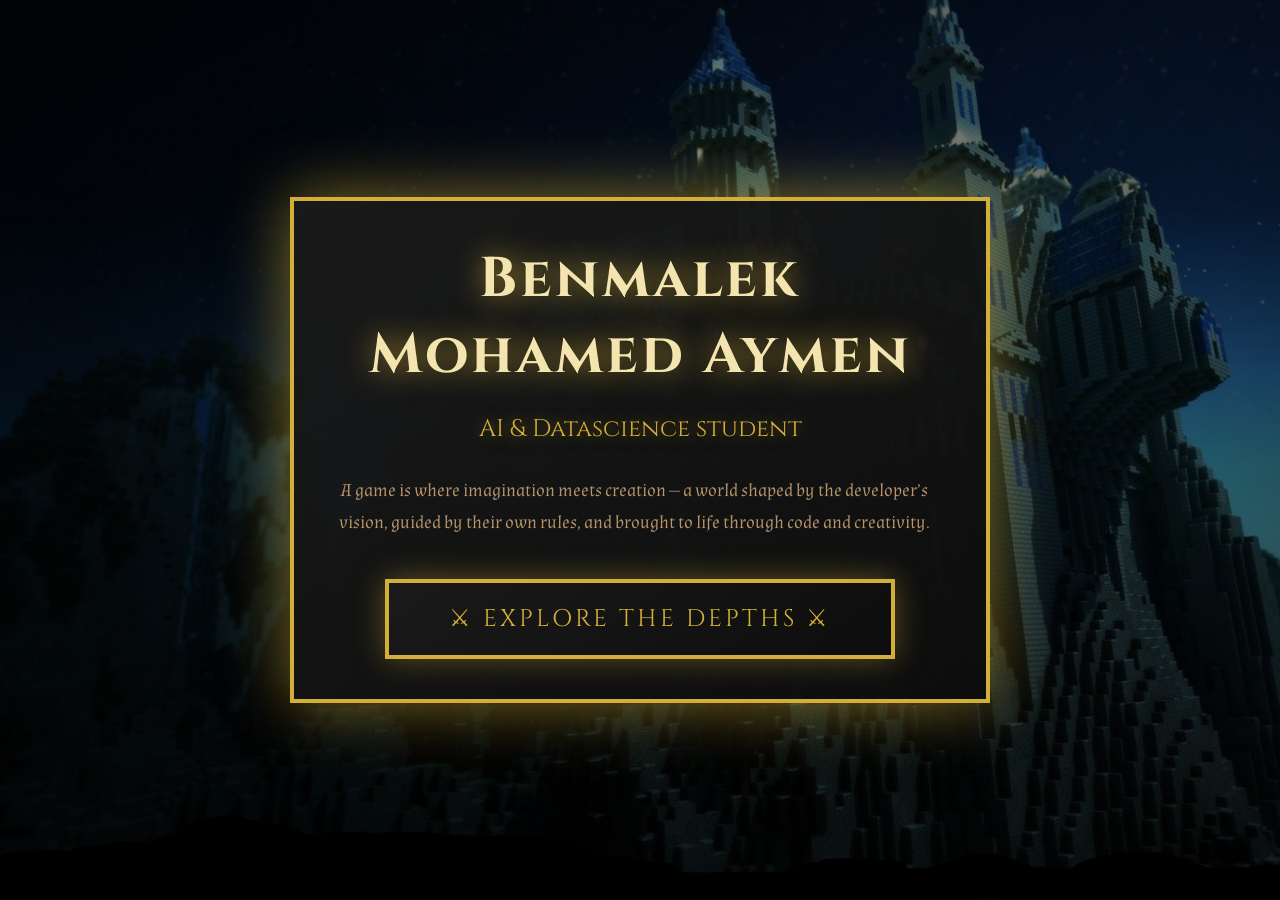
<file: index.html>
<!DOCTYPE html>
<html lang="en">
<head>
    <meta charset="UTF-8">
    <meta name="viewport" content="width=device-width, initial-scale=1.0">
    <title>General Benmalek Portfolio</title>
    <link rel="stylesheet" href="https://cdn-uicons.flaticon.com/uicons-regular-rounded/css/uicons-regular-rounded.css">
    <link rel="stylesheet" href="benmalek/style/style.css">
    <link rel="stylesheet" href="benmalek/style/cardsGame.css">
    <link rel="stylesheet" href="benmalek/style/welcome.css">

</head>
<body>

<div class="bg-overlay"></div>
<div class="particles" id="particles"></div>
<div class="runes"></div>

<div class="section-indicator" id="sectionIndicator">Character Stats</div>

<div class="container">

    <!-- Welcome Screen -->
    <div id="welcome">
        <div class="welcome-overlay"></div>
        <div class="welcome-content">
            <h1 class="welcome-title">Benmalek Mohamed Aymen</h1>
            <p class="welcome-subtitle">AI & Datascience student</p>
            <p class="welcome-description">
                A game is where imagination meets creation — a world shaped by the developer’s vision, guided by their own rules, and brought to life through code and creativity.            </p>
            <button class="explore-button" id="exploreBtn">
                <span>⚔ EXPLORE THE DEPTHS ⚔</span>
            </button>
        </div>
    </div>

    <div class="cave-transition" id="caveTransition"></div>
    <!-- Character Stats Section -->
    <div class="section active" id="stats">
        <h1 class="section-title">Character Stats</h1>
        <div class="hex-legend-right">
            <label class="hex-mode-switch" for="hexModeToggle">
                <span class="hex-mode-label">View Mode</span>
                <input type="checkbox" id="statsModeToggle" />
                <span class="hex-mode-slider" aria-hidden="true"></span>
                <span class="hex-mode-label">Game Mode</span>
            </label>
        </div>

        <div class="character-container">
            <div class="character-left-panel">
                <div class="xp-container">
                    <div class="xp-label">
                        <svg class="xp-icon" viewBox="0 0 24 24" fill="none" stroke="currentColor" stroke-width="2">
                            <path d="M12 2L2 7l10 5 10-5-10-5z"/>
                            <path d="M2 17l10 5 10-5M2 12l10 5 10-5"/>
                        </svg>
                        Experience: Level <span id="playerLevel">1</span>
                    </div>
                    <div class="stat-bar">
                        <div class="stat-fill" id="xpBar"></div>
                    </div>
                    <div class="stat-label">
                        <span id="xpDisplay">0 / 1000 XP</span>
                    </div>
                </div>

                <div class="character-image">
                    <img src="benmalek/benmalek.png" alt="Character">
                    <div class="character-name" id="characterName">Tarnished</div>
                    <div class="character-class">AI & Game Development Seeker</div>

                    <div class="vital-bars">
                        <div class="vital-bar-container">
                            <div class="vital-bar health">
                                <div class="vital-fill health" data-value="100"></div>
                            </div>
                        </div>

                        <div class="vital-bar-container">
                            <div class="vital-bar magic">
                                <div class="vital-fill magic" data-value="100"></div>
                            </div>
                        </div>

                        <div class="vital-bar-container">
                            <div class="vital-bar stamina">
                                <div class="vital-fill stamina" data-value="100"></div>
                            </div>
                        </div>
                    </div>
                </div>
            </div>

            <div class="stats-container">
                <div class="stat-category">
                    <h3>
                        <i class="fi fi-rr-sword" style="color:#d4af37;"></i>
                        Hard Skills
                    </h3>

                    <div class="stat-item">
                        <div class="stat-label"><span>Game Development</span><span>74</span></div>
                        <div class="stat-bar"><div class="stat-fill" data-value="74"></div></div>
                    </div>

                    <div class="stat-item">
                        <div class="stat-label"><span>Machine Learning</span><span>85</span></div>
                        <div class="stat-bar"><div class="stat-fill" data-value="85"></div></div>
                    </div>

                    <div class="stat-item">
                        <div class="stat-label"><span>AI Agents</span><span>80</span></div>
                        <div class="stat-bar"><div class="stat-fill" data-value="80"></div></div>
                    </div>

                    <div class="stat-item">
                        <div class="stat-label"><span>Databases</span><span>80</span></div>
                        <div class="stat-bar"><div class="stat-fill" data-value="80"></div></div>
                    </div>

                    <div class="stat-item">
                        <div class="stat-label"><span>Optimization</span><span>85</span></div>
                        <div class="stat-bar"><div class="stat-fill" data-value="85"></div></div>
                    </div>

                    <div class="stat-item">
                        <div class="stat-label"><span>Web Development</span><span>85</span></div>
                        <div class="stat-bar"><div class="stat-fill" data-value="85"></div></div>
                    </div>

                    <div class="stat-item">
                        <div class="stat-label"><span>Mobile Dev</span><span>82</span></div>
                        <div class="stat-bar"><div class="stat-fill" data-value="74"></div></div>
                    </div>

                    <div class="stat-item">
                        <div class="stat-label"><span>DevOps & Cloud</span><span>75</span></div>
                        <div class="stat-bar"><div class="stat-fill" data-value="72"></div></div>
                    </div>
                </div>

                <div class="stat-category">
                    <h3>
                        <i class="fi fi-rr-shield" style="color:#d4af37;"></i>
                        Soft Skills
                    </h3>

                    <div class="stat-item">
                        <div class="stat-label"><span>Teamwork</span><span>55</span></div>
                        <div class="stat-bar"><div class="stat-fill" data-value="55"></div></div>
                    </div>

                    <div class="stat-item">
                        <div class="stat-label"><span>Creativity</span><span>80</span></div>
                        <div class="stat-bar"><div class="stat-fill" data-value="80"></div></div>
                    </div>

                    <div class="stat-item">
                        <div class="stat-label"><span>Adaptability</span><span>75</span></div>
                        <div class="stat-bar"><div class="stat-fill" data-value="75"></div></div>
                    </div>

                    <div class="stat-item">
                        <div class="stat-label"><span>Communication</span><span>50</span></div>
                        <div class="stat-bar"><div class="stat-fill" data-value="50"></div></div>
                    </div>
                </div>
            </div>
        </div>
    </div>

    <!-- ColorTris Game Section -->
    <div class="section" id="colortris">
        <div class="game-wrapper">
            <div class="game-board-container">
                <h2 class="game-title">RUINS OF COLORTRIS</h2>
                <h1 id="LS">DEFEAT</h1>
                <h1 id="WS">VICTORY!</h1>
                <div id="Main"></div>
            </div>

            <div class="game-controls">
                <div class="game-stats">
                    <div class="game-stat-item">Best Score: <span id="BScore">0</span></div>
                    <div class="game-stat-item">Current Score: <span id="score">0</span></div>
                    <div class="game-stat-item">Skill Points: <span id="gameSkillPoints">0</span></div>
                </div>

                <div class="control-buttons">
                    <button id="playButton">BEGIN TRIAL</button>

                    <div class="button-grid">
                        <div></div>
                        <button id="RotateButton" class="control-button">↻</button>
                        <div></div>
                        <button id="LButton" class="control-button">←</button>
                        <button id="DButton" class="control-button">↓</button>
                        <button id="RButton" class="control-button">→</button>
                    </div>

                    <button id="Exit">END TRIAL</button>
                </div>
            </div>
        </div>
    </div>

    <!-- Skill Hexagons Section -->
    <div class="section" id="skills">

        <div class="hex-legend hex-sp-display" id="hexSPDisplay" style="display:none;">
            Skill Points: <span id="hexSPCount">0</span>
        </div>

        <div class="hex-legend-right">
            <label class="hex-mode-switch" for="hexModeToggle">
                <span class="hex-mode-label">View Mode</span>
                <input type="checkbox" id="hexModeToggle" />
                <span class="hex-mode-slider" aria-hidden="true"></span>
                <span class="hex-mode-label">Game Mode</span>
            </label>
        </div>

        <div class="hex-zoom-controls">
            <button class="hex-zoom-btn" id="hexZoomIn" title="Zoom In">+</button>
            <button class="hex-zoom-btn" id="hexZoomOut" title="Zoom Out">-</button>
            <button class="hex-zoom-btn" id="hexZoomReset" title="Reset Center">⌂</button>
        </div>


        <div class="hex-container" id="hexContainer">
            <svg id="hexCanvas"></svg>
        </div>
    </div>

    <!-- Trap Section -->
    <div class="section" id="trap" style="display: none;">
        <div class="trap-overlay"></div>
        <div class="trap-light" id="trapLight"></div>
        <div class="trap-message">You've been cursed!</div>
        <button class="trap-button" id="trapPrevBtn">◄</button>
        <button class="trap-button" id="trapNextBtn">►</button>
    </div>

    <!-- Memory Card Game Section -->
    <div class="section" id="memory">
        <div class="memory-wrapper">
            <div class="memory-header">
                <h2 class="memory-title">TRIAL OF MEMORY</h2>
                <div class="memory-timer" id="memoryTimer">Time: 60s</div>
            </div>

            <div class="memory-board" id="memoryBoard"></div>

            <div class="memory-result victory" id="memoryVictory">VICTORY!</div>
            <div class="memory-result defeat" id="memoryDefeat">DEFEAT!</div>
        </div>
    </div>

    <!-- Projects Section -->
    <div class="section" id="projects">
        <div class="projects-layout">
            <nav class="projects-sidebar" id="projectsSidebar">
                <div class="sidebar-title">⚔ LEGENDARY QUESTS ⚔</div>
                <!-- Dynamically populated project names -->
            </nav>
            <main class="project-detail" id="projectDetail">
                <div class="project-placeholder">
                    <div class="project-placeholder-icon">📜</div>
                    <div>Select a quest to explore</div>
                </div>
            </main>
        </div>
    </div>

    <!-- Contact Section -->
    <div class="section" id="contact">
        <div class="contact-container">
            <div class="contact-item">
                <div class="contact-label">📧 Email Personal</div>
                <div class="contact-value">omary2663@gmail.com</div>
            </div>

            <div class="contact-item" onclick="window.open('https://github.com/aaayme', '_blank')">
                <div class="contact-label">🎮 GitHub Personal</div>
                <div class="contact-value">https://github.com/aaayme</div>
            </div>

            <div class="contact-item" onclick="window.open('https://github.com/generalBenmalek', '_blank')">
                <div class="contact-label">🎮 GitHub School</div>
                <div class="contact-value">https://github.com/generalBenmalek</div>
            </div>
        </div>
    </div>
<!-- Pull-Cord Ceiling Lamp Theme Switcher -->
<div class="theme-lamp-container" id="themeLampTrigger">
    <div class="lamp-wire"></div>
    <div class="lamp-body">
        <div class="lamp-shade"></div>
        <div class="lamp-bulb"></div>
    </div>
    <div class="lamp-rope-group">
        <div class="lamp-rope"></div>
        <div class="lamp-handle"></div>
    </div>
</div>

<div class="nav-buttons">
    <button class="nav-btn" id="prevBtn">◄</button>
    <button class="nav-btn" id="nextBtn">►</button>
</div>
</div>


<script src="benmalek/js/welcome.js"></script>
<script src="benmalek/js/config.js"></script>
<script src="benmalek/js/colorTris.js"></script>
<script src="benmalek/js/cardGame.js"></script>
<script src="benmalek/js/navigator.js"></script>
<script src="benmalek/js/theme.js"></script>
<script src="benmalek/js/skillsData.js"></script>
<script src="benmalek/js/projectsData.js"></script>
<script src="benmalek/js/projects.js"></script>
<script src="benmalek/js/hexagonTreeBuilder.js"></script>
<script src="benmalek/js/skillHexagons.js"></script>

<script>

    // Trap mechanics
    function checkTrap() {
        if (!trapActive && !doorsActive && Math.random() < 0.15) {
            const trapType = Math.random();
            if (trapType < 0.7) {
                activateTrap(); // Original cursor trap
            } else {
                activateMemoryTrap(); // New Memory trap
            }
            return true;
        }
        return false;
    }

    function activateTrap() {
        trapActive = true;
        isTrapped = true;
        document.querySelectorAll('.section').forEach(s => s.style.display = 'none');
        document.getElementById('trap').style.display = 'block';
        document.querySelector('.nav-buttons').style.display = 'none';
        document.querySelector('.section-indicator').style.display = 'none';

        const trapPrevBtn = document.getElementById('trapPrevBtn');
        const trapNextBtn = document.getElementById('trapNextBtn');

        randomizeButtonPosition(trapPrevBtn);
        randomizeButtonPosition(trapNextBtn);
        startButtonFlee();
    }

    function randomizeButtonPosition(button) {
        const maxX = window.innerWidth - 100;
        const maxY = window.innerHeight - 100;
        button.style.left = (50 + Math.random() * (maxX - 100)) + 'px';
        button.style.top = (50 + Math.random() * (maxY - 100)) + 'px';
    }

    function fleeFromMouse(button, mouseX, mouseY) {
        const rect = button.getBoundingClientRect();
        const buttonCenterX = rect.left + rect.width / 2;
        const buttonCenterY = rect.top + rect.height / 2;
        const dx = buttonCenterX - mouseX;
        const dy = buttonCenterY - mouseY;
        const distance = Math.sqrt(dx * dx + dy * dy);

        if (distance < 200) {
            button.classList.add('fleeing');
            const angle = Math.atan2(dy, dx);
            const fleeDistance = 150;
            let newX = buttonCenterX + Math.cos(angle) * fleeDistance;
            let newY = buttonCenterY + Math.sin(angle) * fleeDistance;
            const margin = 60;
            newX = Math.max(margin, Math.min(window.innerWidth - margin, newX));
            newY = Math.max(margin, Math.min(window.innerHeight - margin, newY));
            button.style.left = (newX - rect.width / 2) + 'px';
            button.style.top = (newY - rect.height / 2) + 'px';
            setTimeout(() => button.classList.remove('fleeing'), 300);
        }
    }

    let fleeInterval;

    function startButtonFlee() {
        const trapPrevBtn = document.getElementById('trapPrevBtn');
        const trapNextBtn = document.getElementById('trapNextBtn');
        fleeInterval = setInterval(() => {
            if (isTrapped) {
                const mouseX = window.mouseX || window.innerWidth / 2;
                const mouseY = window.mouseY || window.innerHeight / 2;
                fleeFromMouse(trapPrevBtn, mouseX, mouseY);
                fleeFromMouse(trapNextBtn, mouseX, mouseY);
            }
        }, 100);
    }

    function stopButtonFlee() {
        if (fleeInterval) {
            clearInterval(fleeInterval);
        }
    }

    function escapeTrap() {
        trapActive = false;
        isTrapped = false;
        stopButtonFlee();

        // Clean up memory game if active
        if (memoryTimer) {
            clearInterval(memoryTimer);
            memoryTimer = null;
        }

        document.getElementById('trap').style.display = 'none';
        document.querySelector('.nav-buttons').style.display = 'flex';
        document.querySelector('.section-indicator').style.display = 'block';
        showSection(currentSection);
    }

    window.mouseX = window.innerWidth / 2;
    window.mouseY = window.innerHeight / 2;

    const trapLight = document.getElementById('trapLight');

    document.addEventListener('mousemove', (e) => {
        window.mouseX = e.clientX;
        window.mouseY = e.clientY;
        if (isTrapped && trapLight) {
            trapLight.style.left = e.clientX + 'px';
            trapLight.style.top = e.clientY + 'px';
        }
    });

    document.getElementById('trapPrevBtn').addEventListener('click', () => {
        escapeTrap();
        prevSection();
    });

    document.getElementById('trapNextBtn').addEventListener('click', () => {
        escapeTrap();
        nextSection();
    });

    document.getElementById('characterName').textContent = characterName;

    function animateStats() {
        const statFills = document.querySelectorAll('.stat-fill');
        setTimeout(() => {
            statFills.forEach(fill => {
                const value = fill.getAttribute('data-value');
                fill.style.width = value + '%';
            });
        }, 300);

        const vitalFills = document.querySelectorAll('.vital-fill');
        setTimeout(() => {
            vitalFills.forEach(fill => {
                const value = fill.getAttribute('data-value');
                fill.style.width = value + '%';
            });
        }, 500);
    }

    function updateSkillPoints() {
        const spDisplay = document.getElementById('hexSPCount');
        const gameSpDisplay = document.getElementById('gameSkillPoints');
        if (spDisplay) spDisplay.textContent = skillPoints;
        if (gameSpDisplay) gameSpDisplay.textContent = skillPoints;
    }

    function showSection(index) {
        // Clean up memory game if leaving it
        if (memoryTimer) {
            clearInterval(memoryTimer);
            memoryTimer = null;
        }

        currentSection = index;

        document.querySelectorAll('.section').forEach(s => {
            s.classList.remove('active');
            s.style.display = 'none';
        });
        document.getElementById(sections[index]).classList.add('active');
        document.getElementById(sections[index]).style.display = 'block';
        document.getElementById('sectionIndicator').textContent = sectionNames[index];

        // Update active nav-link
        document.querySelectorAll('.nav-link').forEach((link, idx) => {
            if (idx === index) {
                link.classList.add('active');
            } else {
                link.classList.remove('active');
            }
        });

        if (sections[index] === 'stats') {
            animateStats();
        }
    }

    function nextSection() {
        if (checkTrap()) return;
        currentSection = (currentSection + 1) % sections.length;
        showSection(currentSection);
    }

    function prevSection() {
        if (checkTrap()) return;
        currentSection = (currentSection - 1 + sections.length) % sections.length;
        showSection(currentSection);
    }

    document.getElementById('nextBtn').addEventListener('click', nextSection);
    document.getElementById('prevBtn').addEventListener('click', prevSection);

    document.addEventListener('keydown', (e) => {
        if (e.key === 'ArrowRight' && !document.getElementById('playButton').style.display === 'none') nextSection();
        if (e.key === 'ArrowLeft' && !document.getElementById('playButton').style.display === 'none') prevSection();
    });

    // Initialize
    createParticles();
    updateXPDisplay();
    updateSkillPoints();

    // Hide all sections initially
    document.querySelectorAll('.section').forEach(s => {
        s.style.display = 'none';
    });

</script>
</body>
</html>
</file>
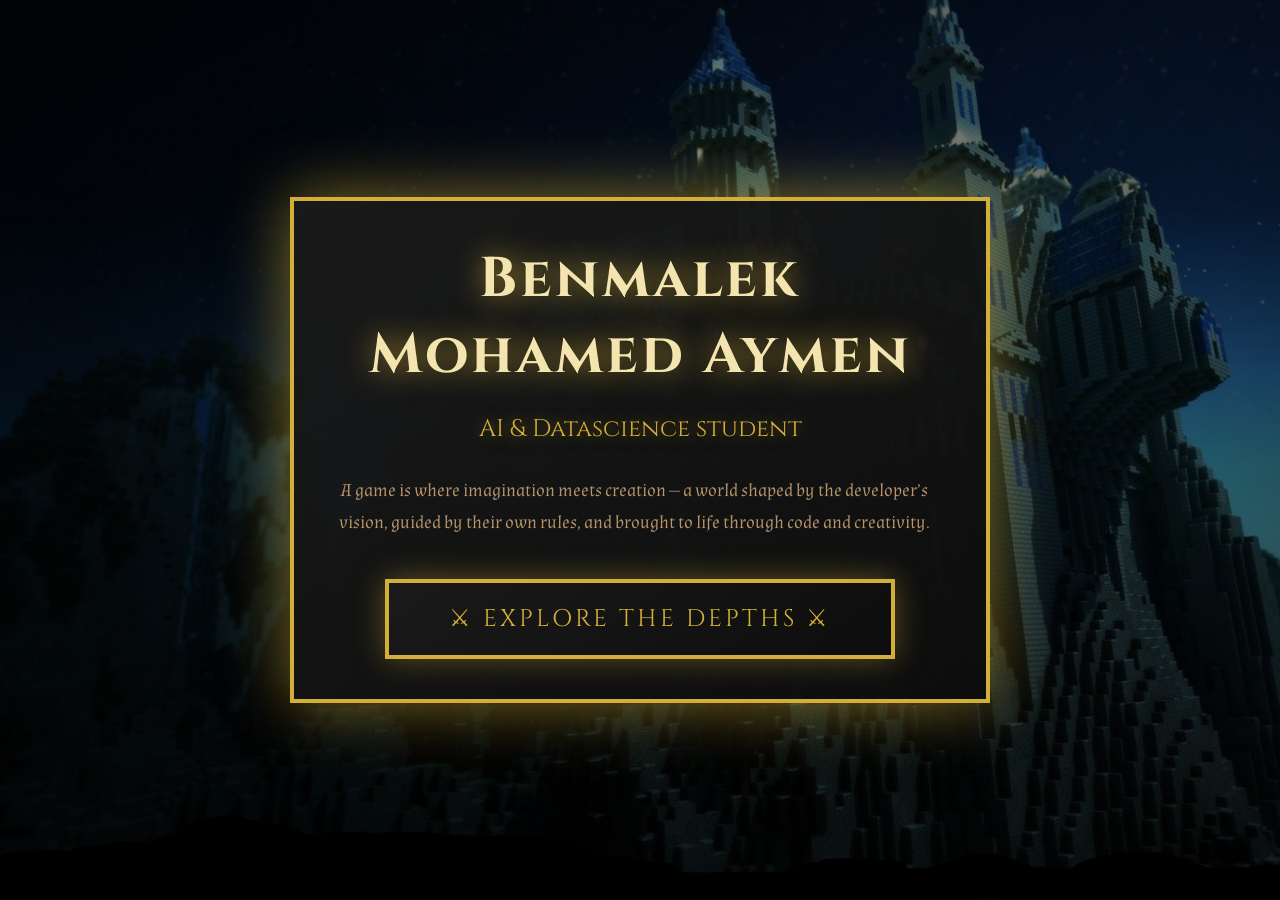
<file: benmalek.html>
<!DOCTYPE html>
<html lang="en">
<head>
    <meta charset="UTF-8">
    <meta name="viewport" content="width=device-width, initial-scale=1.0">
    <title>Tarnished Portfolio</title>
    <link rel="stylesheet" href="https://cdn-uicons.flaticon.com/uicons-regular-rounded/css/uicons-regular-rounded.css">
    <link rel="stylesheet" href="benmalek/style/style.css">
    <link rel="stylesheet" href="benmalek/style/cardsGame.css">
    <link rel="stylesheet" href="benmalek/style/welcome.css">

</head>
<body>
<div class="bg-overlay"></div>
<div class="particles" id="particles"></div>
<div class="runes"></div>

<div class="section-indicator" id="sectionIndicator">Character Stats</div>

<div class="container">

    <!-- Welcome Screen -->
    <div id="welcome">
        <div class="welcome-overlay"></div>
        <div class="welcome-content">
            <h1 class="welcome-title">Benmalek Mohamed Aymen</h1>
            <p class="welcome-subtitle">AI & Datascience student</p>
            <p class="welcome-description">
                A game is where imagination meets creation — a world shaped by the developer’s vision, guided by their own rules, and brought to life through code and creativity.            </p>
            <button class="explore-button" id="exploreBtn">
                <span>⚔ EXPLORE THE DEPTHS ⚔</span>
            </button>
        </div>
    </div>

    <div class="cave-transition" id="caveTransition"></div>
    <!-- Character Stats Section -->
    <div class="section active" id="stats">
        <h1 class="section-title">Character Stats</h1>
        <div class="character-container">
            <div class="character-left-panel">
                <div class="xp-container">
                    <div class="xp-label">
                        <svg class="xp-icon" viewBox="0 0 24 24" fill="none" stroke="currentColor" stroke-width="2">
                            <path d="M12 2L2 7l10 5 10-5-10-5z"/>
                            <path d="M2 17l10 5 10-5M2 12l10 5 10-5"/>
                        </svg>
                        Experience: Level <span id="playerLevel">1</span>
                    </div>
                    <div class="stat-bar">
                        <div class="stat-fill" id="xpBar"></div>
                    </div>
                    <div class="stat-label">
                        <span id="xpDisplay">0 / 1000 XP</span>
                    </div>
                </div>

                <div class="character-image">
                    <img src="benmalek/benmalek.png" alt="Character">
                    <div class="character-name" id="characterName">Tarnished</div>
                    <div class="character-class">Game Development Seeker</div>

                    <div class="vital-bars">
                        <div class="vital-bar-container">
                            <div class="vital-bar health">
                                <div class="vital-fill health" data-value="100"></div>
                            </div>
                        </div>

                        <div class="vital-bar-container">
                            <div class="vital-bar magic">
                                <div class="vital-fill magic" data-value="100"></div>
                            </div>
                        </div>

                        <div class="vital-bar-container">
                            <div class="vital-bar stamina">
                                <div class="vital-fill stamina" data-value="100"></div>
                            </div>
                        </div>
                    </div>
                </div>
            </div>

            <div class="stats-container">
                <div class="stat-category">
                    <h3>
                        <i class="fi fi-rr-sword" style="color:#d4af37;"></i>
                        Hard Skills
                    </h3>

                    <div class="stat-item">
                        <div class="stat-label"><span>Lua</span><span>85</span></div>
                        <div class="stat-bar"><div class="stat-fill" data-value="85"></div></div>
                    </div>

                    <div class="stat-item">
                        <div class="stat-label"><span>Python</span><span>60</span></div>
                        <div class="stat-bar"><div class="stat-fill" data-value="60"></div></div>
                    </div>

                    <div class="stat-item">
                        <div class="stat-label"><span>Javascript</span><span>78</span></div>
                        <div class="stat-bar"><div class="stat-fill" data-value="78"></div></div>
                    </div>

                    <div class="stat-item">
                        <div class="stat-label"><span>Node JS</span><span>75</span></div>
                        <div class="stat-bar"><div class="stat-fill" data-value="75"></div></div>
                    </div>

                    <div class="stat-item">
                        <div class="stat-label"><span>Roblox Studio</span><span>69</span></div>
                        <div class="stat-bar"><div class="stat-fill" data-value="69"></div></div>
                    </div>

                    <div class="stat-item">
                        <div class="stat-label"><span>Mongo DB</span><span>70</span></div>
                        <div class="stat-bar"><div class="stat-fill" data-value="70"></div></div>
                    </div>

                    <div class="stat-item">
                        <div class="stat-label"><span>Flutter</span><span>65</span></div>
                        <div class="stat-bar"><div class="stat-fill" data-value="65"></div></div>
                    </div>

                    <div class="stat-item">
                        <div class="stat-label"><span>Dart</span><span>70</span></div>
                        <div class="stat-bar"><div class="stat-fill" data-value="70"></div></div>
                    </div>

                    <div class="stat-item">
                        <div class="stat-label"><span>C++</span><span>70</span></div>
                        <div class="stat-bar"><div class="stat-fill" data-value="70"></div></div>
                    </div>
                </div>

                <div class="stat-category">
                    <h3>
                        <i class="fi fi-rr-shield" style="color:#d4af37;"></i>
                        Soft Skills
                    </h3>

                    <div class="stat-item">
                        <div class="stat-label"><span>Problem Solving</span><span>75</span></div>
                        <div class="stat-bar"><div class="stat-fill" data-value="75"></div></div>
                    </div>

                    <div class="stat-item">
                        <div class="stat-label"><span>Teamwork</span><span>55</span></div>
                        <div class="stat-bar"><div class="stat-fill" data-value="55"></div></div>
                    </div>

                    <div class="stat-item">
                        <div class="stat-label"><span>Creativity</span><span>80</span></div>
                        <div class="stat-bar"><div class="stat-fill" data-value="80"></div></div>
                    </div>

                    <div class="stat-item">
                        <div class="stat-label"><span>Adaptability</span><span>75</span></div>
                        <div class="stat-bar"><div class="stat-fill" data-value="75"></div></div>
                    </div>

                    <div class="stat-item">
                        <div class="stat-label"><span>Communication</span><span>50</span></div>
                        <div class="stat-bar"><div class="stat-fill" data-value="50"></div></div>
                    </div>
                </div>
            </div>
        </div>
    </div>

    <!-- ColorTris Game Section -->
    <div class="section" id="colortris">
        <div class="game-wrapper">
            <div class="game-board-container">
                <h2 class="game-title">RUINS OF COLORTRIS</h2>
                <h1 id="LS">DEFEAT</h1>
                <h1 id="WS">VICTORY!</h1>
                <div id="Main"></div>
            </div>

            <div class="game-controls">
                <div class="game-stats">
                    <div class="game-stat-item">Best Score: <span id="BScore">0</span></div>
                    <div class="game-stat-item">Current Score: <span id="score">0</span></div>
                    <div class="game-stat-item">Skill Points: <span id="gameSkillPoints">0</span></div>
                </div>

                <div class="control-buttons">
                    <button id="playButton">BEGIN TRIAL</button>

                    <div class="button-grid">
                        <div></div>
                        <button id="RotateButton" class="control-button">↻</button>
                        <div></div>
                        <button id="LButton" class="control-button">←</button>
                        <button id="DButton" class="control-button">↓</button>
                        <button id="RButton" class="control-button">→</button>
                    </div>

                    <button id="Exit">END TRIAL</button>
                </div>
            </div>
        </div>
    </div>

    <!-- Skill Tree Section -->
    <div class="section" id="skills">
        <div class="skill-tree-ui">
            <div class="skill-points">Skill Points: <span id="skillPointsDisplay">0</span></div>
            <div style="font-size: 0.9rem; color: #b8956a; margin-top: 5px;">Click nodes to unlock</div>
        </div>
        <div class="zoom-controls">
            <button class="zoom-btn" id="zoomIn">+</button>
            <button class="zoom-btn" id="zoomOut">−</button>
            <button class="zoom-btn" id="resetZoom" style="font-size: 1rem;">⟲</button>
        </div>
        <div class="skill-tree-container" id="skillTreeContainer">
            <div class="skill-tree-canvas" id="skillTreeCanvas"></div>
        </div>
    </div>

    <!-- Inventory Section -->
    <div class="section" id="inventory">
        <div class="inventory-grid">

            <div class="inventory-slot" onclick="window.open('https://aaayme.github.io/DotsChat/', '_blank')">
                <div class="inventory-rarity rarity-epic"></div>
                <svg class="inventory-icon" viewBox="0 0 24 24" fill="none" stroke="currentColor" stroke-width="2">
                    <circle cx="12" cy="12" r="10"/>
                    <circle cx="8" cy="10" r="1.5"/>
                    <circle cx="12" cy="10" r="1.5"/>
                    <circle cx="16" cy="10" r="1.5"/>
                    <path d="M7 14h10" />
                </svg>
                <div class="inventory-name">DotsChat</div>
                <div class="inventory-type">Telegram like app</div>
            </div>

            <div class="inventory-slot">
                <div class="inventory-rarity rarity-epic"></div>
                <svg class="inventory-icon" viewBox="0 0 24 24" fill="none" stroke="currentColor" stroke-width="2">
                    <rect x="2" y="7" width="20" height="14" rx="2" ry="2"/>
                    <path d="M16 21V5a2 2 0 0 0-2-2h-4a2 2 0 0 0-2 2v16"/>
                </svg>
                <div class="inventory-name">World of Elements Battle Ground</div>
                <div class="inventory-type">Roblox Game</div>
            </div>

            <div class="inventory-slot" onclick="window.open('https://aaayme.github.io/OurJoy-Official-Website/progress.html', '_blank')">
                <div class="inventory-rarity rarity-rare"></div>
                <svg class="inventory-icon" viewBox="0 0 24 24" fill="none" stroke="currentColor" stroke-width="2">
                    <polygon points="12 2 15.09 8.26 22 9.27 17 14.14 18.18 21.02 12 17.77 5.82 21.02 7 14.14 2 9.27 8.91 8.26 12 2"/>
                </svg>
                <div class="inventory-name">OurJoy</div>
                <div class="inventory-type">Adventure Horror Game</div>
            </div>

            <div class="inventory-slot" onclick="window.open('https://aaayme-c.github.io/AION-Verse/ColorTris.html', '_blank')">
                <div class="inventory-rarity rarity-uncommon"></div>
                <svg class="inventory-icon" viewBox="0 0 24 24" fill="none" stroke="currentColor" stroke-width="2">
                    <circle cx="12" cy="12" r="10"/>
                    <polyline points="12 16 16 12 12 8"/>
                    <line x1="8" y1="12" x2="16" y2="12"/>
                </svg>
                <div class="inventory-name">ColorTris</div>
                <div class="inventory-type">JavaScript Game</div>
            </div>

            <div class="inventory-slot">
                <div class="inventory-rarity rarity-legendary"></div>
                <svg class="inventory-icon" viewBox="0 0 24 24" fill="none" stroke="currentColor" stroke-width="2">
                    <path d="M14 2H6a2 2 0 0 0-2 2v16a2 2 0 0 0 2 2h12a2 2 0 0 0 2-2V8z"/>
                    <polyline points="14 2 14 8 20 8"/>
                    <line x1="16" y1="13" x2="8" y2="13"/>
                    <line x1="16" y1="17" x2="8" y2="17"/>
                </svg>
                <div class="inventory-name">Portfolio Codex</div>
                <div class="inventory-type">Artifact</div>
            </div>

            <div class="inventory-slot" onclick="window.open('https://github.com/generalBenmalek', '_blank')">
                <div class="inventory-rarity rarity-rare"></div>
                <svg class="inventory-icon" viewBox="0 0 24 24" fill="none" stroke="currentColor" stroke-width="2">
                    <path d="M17 21v-2a4 4 0 0 0-4-4H5a4 4 0 0 0-4 4v2"/>
                    <circle cx="9" cy="7" r="4"/>
                </svg>
                <div class="inventory-name">GitHub Repository</div>
                <div class="inventory-type">Tool</div>
            </div>

            <div class="inventory-slot" onclick="window.open('https://github.com/aaayme', '_blank')">
                <div class="inventory-rarity rarity-rare"></div>
                <svg class="inventory-icon" viewBox="0 0 24 24" fill="none" stroke="currentColor" stroke-width="2">
                    <path d="M17 21v-2a4 4 0 0 0-4-4H5a4 4 0 0 0-4 4v2"/>
                    <circle cx="9" cy="7" r="4"/>
                </svg>
                <div class="inventory-name">GitHub Personal</div>
                <div class="inventory-type">Tool</div>
            </div>


        </div>
    </div>


    <!-- Trap Section -->
    <div class="section" id="trap" style="display: none;">
        <div class="trap-overlay"></div>
        <div class="trap-light" id="trapLight"></div>
        <div class="trap-message">You've been cursed!</div>
        <button class="trap-button" id="trapPrevBtn">◄</button>
        <button class="trap-button" id="trapNextBtn">►</button>
    </div>

    <!-- Memory Card Game Section -->
    <div class="section" id="memory">
        <div class="memory-wrapper">
            <div class="memory-header">
                <h2 class="memory-title">TRIAL OF MEMORY</h2>
                <div class="memory-timer" id="memoryTimer">Time: 60s</div>
            </div>

            <div class="memory-board" id="memoryBoard"></div>

            <div class="memory-result victory" id="memoryVictory">VICTORY!</div>
            <div class="memory-result defeat" id="memoryDefeat">DEFEAT!</div>
        </div>
    </div>

    <!-- Projects Section -->
    <div class="section" id="projects">
        <div class="projects-grid">

            <div class="project-card">
                <div class="project-title">DotsChat – Chat Platform</div>
                <div class="project-description">
                    A modern messaging platform similar to Telegram, built with Flutter and Node.js.
                    Features real-time chats, secure message handling, and MongoDB-based data storage
                    for scalability and performance.
                </div>
                <div class="project-tags">
                    <span class="project-tag">Flutter</span>
                    <span class="project-tag">Node.js</span>
                    <span class="project-tag">MongoDB</span>
                    <span class="project-tag">Socket.IO</span>
                </div>
            </div>


            <div class="project-card">
                <div class="project-title">World of Elements Battle Ground</div>
                <div class="project-description">
                    A Roblox fighting game featuring elemental classes, ultimate skills, bosses, and dynamic combat mechanics.
                </div>
                <div class="project-tags">
                    <span class="project-tag">Roblox Studio</span>
                    <span class="project-tag">Lua</span>
                </div>
            </div>

            <div class="project-card">
                <div class="project-title">OurJoy</div>
                <div class="project-description">
                    A horror-adventure Roblox game set in a surgical facility with puzzles, traps, and multi-boss encounters.
                </div>
                <div class="project-tags">
                    <span class="project-tag">Roblox Studio</span>
                    <span class="project-tag">Lua</span>
                </div>
            </div>

            <div class="project-card">
                <div class="project-title">ColorTris</div>
                <div class="project-description">
                    A JavaScript puzzle game inspired by Tetris with smooth animations, sound effects, and color-matching mechanics.
                </div>
                <div class="project-tags">
                    <span class="project-tag">JavaScript</span>
                    <span class="project-tag">HTML</span>
                    <span class="project-tag">CSS</span>
                </div>
            </div>

            <div class="project-card">
                <div class="project-title">Portfolio Codex</div>
                <div class="project-description">
                    A responsive personal portfolio website built with HTML, CSS, and JavaScript showcasing my RPG-themed projects.
                </div>
                <div class="project-tags">
                    <span class="project-tag">JavaScript</span>
                    <span class="project-tag">HTML</span>
                    <span class="project-tag">CSS</span>
                </div>
            </div>

        </div>
    </div>

    <!-- Contact Section -->
    <div class="section" id="contact">
        <div class="contact-container">
            <div class="contact-item">
                <div class="contact-label">📧 Email Personal</div>
                <div class="contact-value">omary2663@gmail.com</div>
            </div>

            <div class="contact-item" onclick="window.open('https://github.com/aaayme', '_blank')">
                <div class="contact-label">🎮 GitHub Personal</div>
                <div class="contact-value">https://github.com/aaayme</div>
            </div>

            <div class="contact-item" onclick="window.open('https://github.com/generalBenmalek', '_blank')">
                <div class="contact-label">🎮 GitHub School</div>
                <div class="contact-value">https://github.com/generalBenmalek</div>
            </div>
        </div>
    </div>
</div>

<div class="nav-buttons">
    <button class="nav-btn" id="prevBtn">◄</button>
    <button class="nav-btn" id="nextBtn">►</button>
</div>

<script src="benmalek/js/welcome.js"></script>
<script src="benmalek/js/config.js"></script>
<script src="benmalek/js/colorTris.js"></script>
<script src="benmalek/js/cardGame.js"></script>
<script src="benmalek/js/navigator.js"></script>

<script>

    // Trap mechanics
    function checkTrap() {
        if (!trapActive && !doorsActive && Math.random() < 0.15) {
            const trapType = Math.random();
            if (trapType < 0.7) {
                activateTrap(); // Original cursor trap
            } else {
                activateMemoryTrap(); // New Memory trap
            }
            return true;
        }
        return false;
    }

    function activateTrap() {
        trapActive = true;
        isTrapped = true;
        document.querySelectorAll('.section').forEach(s => s.style.display = 'none');
        document.getElementById('trap').style.display = 'block';
        document.querySelector('.nav-buttons').style.display = 'none';
        document.querySelector('.section-indicator').style.display = 'none';

        const trapPrevBtn = document.getElementById('trapPrevBtn');
        const trapNextBtn = document.getElementById('trapNextBtn');

        randomizeButtonPosition(trapPrevBtn);
        randomizeButtonPosition(trapNextBtn);
        startButtonFlee();
    }

    function randomizeButtonPosition(button) {
        const maxX = window.innerWidth - 100;
        const maxY = window.innerHeight - 100;
        button.style.left = (50 + Math.random() * (maxX - 100)) + 'px';
        button.style.top = (50 + Math.random() * (maxY - 100)) + 'px';
    }

    function fleeFromMouse(button, mouseX, mouseY) {
        const rect = button.getBoundingClientRect();
        const buttonCenterX = rect.left + rect.width / 2;
        const buttonCenterY = rect.top + rect.height / 2;
        const dx = buttonCenterX - mouseX;
        const dy = buttonCenterY - mouseY;
        const distance = Math.sqrt(dx * dx + dy * dy);

        if (distance < 200) {
            button.classList.add('fleeing');
            const angle = Math.atan2(dy, dx);
            const fleeDistance = 150;
            let newX = buttonCenterX + Math.cos(angle) * fleeDistance;
            let newY = buttonCenterY + Math.sin(angle) * fleeDistance;
            const margin = 60;
            newX = Math.max(margin, Math.min(window.innerWidth - margin, newX));
            newY = Math.max(margin, Math.min(window.innerHeight - margin, newY));
            button.style.left = (newX - rect.width / 2) + 'px';
            button.style.top = (newY - rect.height / 2) + 'px';
            setTimeout(() => button.classList.remove('fleeing'), 300);
        }
    }

    let fleeInterval;

    function startButtonFlee() {
        const trapPrevBtn = document.getElementById('trapPrevBtn');
        const trapNextBtn = document.getElementById('trapNextBtn');
        fleeInterval = setInterval(() => {
            if (isTrapped) {
                const mouseX = window.mouseX || window.innerWidth / 2;
                const mouseY = window.mouseY || window.innerHeight / 2;
                fleeFromMouse(trapPrevBtn, mouseX, mouseY);
                fleeFromMouse(trapNextBtn, mouseX, mouseY);
            }
        }, 100);
    }

    function stopButtonFlee() {
        if (fleeInterval) {
            clearInterval(fleeInterval);
        }
    }

    function escapeTrap() {
        trapActive = false;
        isTrapped = false;
        stopButtonFlee();

        // Clean up memory game if active
        if (memoryTimer) {
            clearInterval(memoryTimer);
            memoryTimer = null;
        }

        document.getElementById('trap').style.display = 'none';
        document.querySelector('.nav-buttons').style.display = 'flex';
        document.querySelector('.section-indicator').style.display = 'block';
        showSection(currentSection);
    }

    window.mouseX = window.innerWidth / 2;
    window.mouseY = window.innerHeight / 2;

    const trapLight = document.getElementById('trapLight');

    document.addEventListener('mousemove', (e) => {
        window.mouseX = e.clientX;
        window.mouseY = e.clientY;
        if (isTrapped && trapLight) {
            trapLight.style.left = e.clientX + 'px';
            trapLight.style.top = e.clientY + 'px';
        }
    });

    document.getElementById('trapPrevBtn').addEventListener('click', () => {
        escapeTrap();
        prevSection();
    });

    document.getElementById('trapNextBtn').addEventListener('click', () => {
        escapeTrap();
        nextSection();
    });

    // Skill Tree System
    let currentZoom = 1;
    let isDragging = false;
    let startX, startY;

    const skills = {
        // root
        core: { name: 'Core', x: 0, y: 0, unlocked: true, cost: 0, level: 1 },

        // === Fundamentals / Languages ===
        python:     { name: 'Python',      x: -400,  y: -250, unlocked: false, cost: 3, level: 0, parent: 'core' },
        javascript: { name: 'JavaScript',  x:  400,  y: -250, unlocked: false, cost: 3, level: 0, parent: 'core' },
        cplusplus:  { name: 'C++',         x: -400,  y:  250, unlocked: false, cost: 3, level: 0, parent: 'core' },
        csharp:     { name: 'C#',          x:  350,  y:  250, unlocked: false, cost: 3, level: 0, parent: 'core' },
        java:       { name: 'Java',        x: -150,  y:  -420, unlocked: false, cost: 3, level: 0, parent: 'core' },
        rust:       { name: 'Rust',        x: -400, y:  0, unlocked: false, cost: 4, level: 0, parent: 'core' },
        go:         { name: 'Go',          x: 400,  y:  0, unlocked: false, cost: 4, level: 0, parent: 'core' },

        // === Algorithms / CS fundamentals ===
        ds_algo:       { name: 'Data Structures & Algorithms', x:    50, y: -420, unlocked: false, cost: 4, level: 0, parent: 'core' },
        complexity:    { name: 'Complexity Analysis',           x: -250, y: -700, unlocked: false, cost: 2, level: 0, parent: 'ds_algo' },
        graph_algos:   { name: 'Graph Algorithms',             x: -50, y:-700, unlocked: false, cost: 3, level: 0, parent: 'ds_algo' },
        dynamic_prog:  { name: 'Dynamic Programming',          x:  150, y:-700, unlocked: false, cost: 3, level: 0, parent: 'ds_algo' },
        system_design: { name: 'System Design',                x:    350, y:-700, unlocked: false, cost: 5, level: 0, parent: 'ds_algo' },

        // === Databases & Data Engineering ===
        databases:  { name: 'Databases',      x: -500, y:  500, unlocked: false, cost: 3, level: 0, parent: 'core' },
        sql:        { name: 'SQL',            x: -900, y:  700, unlocked: false, cost: 3, level: 0, parent: 'databases' },
        postgresql: { name: 'PostgreSQL',     x: -1000, y: 1000, unlocked: false, cost: 4, level: 0, parent: 'sql' },
        mysql:      { name: 'MySQL',          x: -800, y: 1000, unlocked: false, cost: 4, level: 0, parent: 'sql' },
        nosql:      { name: 'NoSQL',          x:   -100, y:  700, unlocked: false, cost: 3, level: 0, parent: 'databases' },
        mongodb:    { name: 'MongoDB',        x:   -200, y: 1000, unlocked: false, cost: 4, level: 0, parent: 'nosql' },
        redis:      { name: 'Redis',          x:  0, y: 1000, unlocked: false, cost: 4, level: 0, parent: 'nosql' },
        data_eng:   { name: 'Data Engineering', x: -500, y:700, unlocked: false, cost: 5, level: 0, parent: 'databases' },
        etl:        { name: 'ETL / Pipelines',  x: -600, y:1000, unlocked: false, cost: 4, level: 0, parent: 'data_eng' },
        spark:      { name: 'Spark / Big Data', x: -400, y:1000, unlocked: false, cost: 5, level: 0, parent: 'data_eng' },

        // === Python Path / Data Science & ML ===
        dataanalysis: { name: 'Data Analysis', x: -1050, y:  -80, unlocked: false, cost: 4, level: 0, parent: 'python' },
        pandas:       { name: 'Pandas',        x: -1450, y:   80, unlocked: false, cost: 4, level: 0, parent: 'dataanalysis' },
        numpy:        { name: 'NumPy',         x: -1450, y: -240, unlocked: false, cost: 4, level: 0, parent: 'dataanalysis' },
        viz:          { name: 'Data Visualization', x: -1050, y: 240, unlocked: false, cost: 3, level: 0, parent: 'dataanalysis' },

        ml:           { name: 'Machine Learning', x: -1550, y: -560, unlocked: false, cost: 5, level: 0, parent: 'python' },
        sklearn:      { name: 'scikit-learn',     x: -1870, y: -720, unlocked: false, cost: 4, level: 0, parent: 'ml' },
        tensorflow:   { name: 'TensorFlow',       x: -2100, y: -840, unlocked: false, cost: 6, level: 0, parent: 'ml' },
        pytorch:      { name: 'PyTorch',          x: -1870, y: -360, unlocked: false, cost: 6, level: 0, parent: 'ml' },
        deeplearning: { name: 'Deep Learning',    x: -2420, y: -720, unlocked: false, cost: 7, level: 0, parent: 'tensorflow' },
        nlp:          { name: 'NLP',              x: -2420, y: -560, unlocked: false, cost: 7, level: 0, parent: 'pytorch' },
        cv:           { name: 'Computer Vision',  x: -2420, y: -320, unlocked: false, cost: 7, level: 0, parent: 'pytorch' },
        mlops:        { name: 'MLOps',            x: -1720, y: -160, unlocked: false, cost: 6, level: 0, parent: 'ml' },

        // === JavaScript / Web Path ===
        frontend: { name: 'Frontend',   x: 1140,  y: -820, unlocked: false, cost: 4, level: 0, parent: 'javascript' },
        react:    { name: 'React',      x: 1540,  y: -900, unlocked: false, cost: 4, level: 0, parent: 'frontend' },
        vue:      { name: 'Vue.js',     x: 1540,  y: -660, unlocked: false, cost: 4, level: 0, parent: 'frontend' },
        svelte:   { name: 'Svelte',     x: 1800,  y: -820, unlocked: false, cost: 4, level: 0, parent: 'frontend' },
        ssr:      { name: 'SSR / Next.js', x: 1892, y:-960, unlocked: false, cost: 5, level: 0, parent: 'react' },

        backend: { name: 'Backend',   x:  836, y:  -80, unlocked: false, cost: 4, level: 0, parent: 'javascript' },
        nodejs:  { name: 'Node.js',   x: 1232, y:  -44, unlocked: false, cost: 4, level: 0, parent: 'backend' },
        express: { name: 'Express.js',x: 1584, y:   80, unlocked: false, cost: 4, level: 0, parent: 'nodejs' },
        nest:    { name: 'NestJS',    x: 1232, y:  240, unlocked: false, cost: 5, level: 0, parent: 'backend' },
        apis:    { name: 'REST / GraphQL', x: 1980, y:   40, unlocked: false, cost: 4, level: 0, parent: 'backend' },

        // === Mobile / Cross-platform ===
        mobile:      { name: 'Mobile Dev',     x: 1144, y: -572, unlocked: false, cost: 4, level: 0, parent: 'javascript' },
        flutter:     { name: 'Flutter',        x: 1540, y: -572, unlocked: false, cost: 5, level: 0, parent: 'mobile' },
        reactnative: { name: 'React Native',   x: 1804, y: -484, unlocked: false, cost: 5, level: 0, parent: 'mobile' },
        android:     { name: 'Android (Kotlin)', x:1540, y: -240, unlocked: false, cost: 5, level: 0, parent: 'mobile' },

        // === Cloud / DevOps / Security ===
        cloud:      { name: 'Cloud',         x:  528, y:  840, unlocked: false, cost: 5, level: 0, parent: 'core' },
        docker:     { name: 'Docker',        x:  792, y: 1040, unlocked: false, cost: 4, level: 0, parent: 'cloud' },
        kubernetes: { name: 'Kubernetes',    x: 1056, y: 1240, unlocked: false, cost: 7, level: 0, parent: 'docker' },
        ci_cd:      { name: 'CI/CD',         x:  264, y: 1040, unlocked: false, cost: 5, level: 0, parent: 'cloud' },
        aws:        { name: 'AWS',           x:  792, y: 1320, unlocked: false, cost: 7, level: 0, parent: 'cloud' },
        security:   { name: 'App Security',  x: 1056, y: 1520, unlocked: false, cost: 6, level: 0, parent: 'cloud' },

        // === Testing / Quality ===
        testing:    { name: 'Testing',       x:  264, y:  660, unlocked: false, cost: 3, level: 0, parent: 'core' },
        unit_tests: { name: 'Unit Testing',  x:   44, y:  720, unlocked: false, cost: 2, level: 0, parent: 'testing' },
        integration:{ name: 'Integration Tests', x:484, y: 720, unlocked: false, cost: 3, level: 0, parent: 'testing' },
        e2e:        { name: 'E2E',           x:  264, y:  880, unlocked: false, cost: 3, level: 0, parent: 'testing' },

        // === Game Dev (expanded "gaming road") ===
        gamedev:        { name: 'Game Development',    x: 1980, y:  660, unlocked: false, cost: 4, level: 0, parent: 'core' },
        engines:        { name: 'Game Engines',        x: 2420, y:  660, unlocked: false, cost: 4, level: 0, parent: 'gamedev' },
        unity:          { name: 'Unity',               x: 2750, y:  528, unlocked: false, cost: 5, level: 0, parent: 'engines' },
        unreal:         { name: 'Unreal Engine',       x: 2750, y:  720, unlocked: false, cost: 6, level: 0, parent: 'engines' },
        godot:          { name: 'Godot',               x: 2420, y:  924, unlocked: false, cost: 4, level: 0, parent: 'engines' },

        // Game subpaths
        game_scripting: { name: 'Scripting (Lua/C#)', x: 3080, y:  528, unlocked: false, cost: 4, level: 0, parent: 'unity' },
        game_cpp:       { name: 'Engine C++',         x: 3080, y:  720, unlocked: false, cost: 6, level: 0, parent: 'unreal' },
        game_design:    { name: 'Game Design',        x: 2156, y:  396, unlocked: false, cost: 3, level: 0, parent: 'gamedev' },
        level_design:   { name: 'Level Design',       x: 2376, y:  264, unlocked: false, cost: 3, level: 0, parent: 'game_design' },
        uiux_game:      { name: 'UI/UX for Games',    x: 2376, y:  120, unlocked: false, cost: 2, level: 0, parent: 'game_design' },

        // Graphics / rendering
        shaders:        { name: 'Shaders (HLSL/GLSL)', x: 3300, y:  704, unlocked: false, cost: 6, level: 0, parent: 'engines' },
        rendering:      { name: 'Real-time Rendering',  x: 3300, y:  840, unlocked: false, cost: 6, level: 0, parent: 'engines' },
        vfx:            { name: 'VFX / Particles',     x: 2904, y:  704, unlocked: false, cost: 4, level: 0, parent: 'shaders' },

        // Game AI & systems
        game_ai:        { name: 'Game AI',            x: 2640, y:  960, unlocked: false, cost: 5, level: 0, parent: 'engines' },
        navmesh:        { name: 'Pathfinding / NavMesh', x:2992, y:  960, unlocked: false, cost: 4, level: 0, parent: 'game_ai' },
        gameplay_ai:    { name: 'Behavior Trees',     x: 2816, y: 1080, unlocked: false, cost: 4, level: 0, parent: 'game_ai' },

        // Animation / audio
        animation:      { name: 'Animation',          x: 2640, y:  440, unlocked: false, cost: 4, level: 0, parent: 'engines' },
        rigging:        { name: 'Rigging',            x: 2992, y:  440, unlocked: false, cost: 4, level: 0, parent: 'animation' },
        audio_design:   { name: 'Game Audio',         x: 2640, y:  264, unlocked: false, cost: 3, level: 0, parent: 'engines' },

        // Networking / Live Ops
        multiplayer:     { name: 'Multiplayer / Networking', x:2200, y: 1320, unlocked: false, cost: 6, level: 0, parent: 'gamedev' },
        rollback_netcode:{ name: 'Rollback Netcode',  x:2552, y:1364, unlocked: false, cost: 6, level: 0, parent: 'multiplayer' },
        server_arch:     { name: 'Server Architecture', x:2024, y:1400, unlocked: false, cost: 6, level: 0, parent: 'multiplayer' },

        // Optimization / profiling / monetization
        perf_opt:       { name: 'Performance & Optimization', x:2904, y:1364, unlocked: false, cost: 5, level: 0, parent: 'engines' },
        profiling:      { name: 'Profiling Tools',    x:3256, y:1364, unlocked: false, cost: 4, level: 0, parent: 'perf_opt' },
        monetization:   { name: 'Monetization & Live Ops', x:2904, y:1584, unlocked: false, cost: 4, level: 0, parent: 'multiplayer' },

        // === Misc / Productivity ===
        tooling:  { name: 'Developer Tooling', x: -264, y: 1360, unlocked: false, cost: 2, level: 0, parent: 'core' },
        git:      { name: 'Git',               x: -572, y: 1520, unlocked: false, cost: 1, level: 0, parent: 'tooling' },
        ci:       { name: 'CI (GitHub Actions)', x: -44,  y: 1520, unlocked: false, cost: 2, level: 0, parent: 'tooling' },
        editors:  { name: 'Editors & IDEs',   x: -264, y: 1640, unlocked: false, cost: 1, level: 0, parent: 'tooling' },

        // === AI Research / Advanced topics ===
        rl:           { name: 'Reinforcement Learning', x:-2750, y:-1040, unlocked: false, cost: 7, level: 0, parent: 'deeplearning' },
        transformers: { name: 'Transformers',           x:-2860, y: -840, unlocked: false, cost: 7, level: 0, parent: 'nlp' },

        // === UX / Design / Soft Skills ===
        ux:            { name: 'UX / Product',     x:  924, y:  440, unlocked: false, cost: 2, level: 0, parent: 'core' },
        communication: { name: 'Communication',    x: 1188, y:  520, unlocked: false, cost: 1, level: 0, parent: 'ux' },
        leadership:    { name: 'Leadership',       x: 1452, y:  600, unlocked: false, cost: 2, level: 0, parent: 'ux' },

        // === Extras / Bridges ===
        web3:     { name: 'Web3 / Smart Contracts', x:   88, y: 1640, unlocked: false, cost: 6, level: 0, parent: 'cloud' },
        solidity: { name: 'Solidity',              x:  484, y: 1640, unlocked: false, cost: 6, level: 0, parent: 'web3' },

        // === Example "final" masteries (end nodes) ===
        fullstack_master: { name: 'Full-Stack Mastery', x: 2156, y: -240, unlocked: false, cost: 8, level: 0, parent: 'apis' },
        ai_master:         { name: 'AI Mastery',         x:-2970, y:-1200, unlocked: false, cost:10, level: 0, parent: 'rl' },
        game_master:       { name: 'Game Architect',     x:3344,  y: 1520, unlocked: false, cost:10, level: 0, parent: 'monetization' }
    };

    function createSkillTree() {
        const canvas = document.getElementById('skillTreeCanvas');
        canvas.innerHTML = '';

        Object.keys(skills).forEach(key => {
            const skill = skills[key];
            if (skill.parent) {
                const parent = skills[skill.parent];
                const branch = document.createElement('div');
                branch.className = 'tree-branch' + (skill.unlocked && parent.unlocked ? ' unlocked' : '');
                const dx = skill.x - parent.x;
                const dy = skill.y - parent.y;
                const length = Math.sqrt(dx * dx + dy * dy);
                const angle = Math.atan2(dy, dx) * 180 / Math.PI;
                branch.style.width = length + 'px';
                branch.style.left = '50%';
                branch.style.top = '50%';
                branch.style.transform = `translate(${parent.x}px, ${parent.y}px) rotate(${angle}deg)`;
                canvas.appendChild(branch);
            }
        });

        const core = document.createElement('div');
        core.className = 'tree-center';
        core.innerHTML = '<div class="tree-core">Skills</div>';
        canvas.appendChild(core);

        Object.keys(skills).forEach(key => {
            if (key === 'core') return;
            const skill = skills[key];
            const node = document.createElement('div');
            node.className = 'skill-node' + (skill.unlocked ? ' unlocked' : '');
            node.style.left = '50%';
            node.style.top = '50%';
            node.style.transform = `translate(calc(-50% + ${skill.x}px), calc(-50% + ${skill.y}px))`;
            node.innerHTML = `
                    <div class="skill-node-name">${skill.name}</div>
                    <div class="skill-node-level">Lv ${skill.level}/3</div>
                    <div class="skill-node-cost">${skill.cost} SP</div>
                `;
            node.addEventListener('click', () => unlockSkill(key));
            canvas.appendChild(node);
        });
        updateSkillPoints();
    }

    function unlockSkill(skillKey) {
        const skill = skills[skillKey];
        if (skill.unlocked && skill.level >= 3) return;
        if (skill.parent && !skills[skill.parent].unlocked) return;
        if (skillPoints >= skill.cost) {
            skillPoints -= skill.cost;
            skill.unlocked = true;
            skill.level = Math.min(skill.level + 1, 3);
            createSkillTree();
        }
    }

    function updateSkillPoints() {
        document.getElementById('skillPointsDisplay').textContent = skillPoints;
        document.getElementById('gameSkillPoints').textContent = skillPoints;
    }

    const treeContainer = document.getElementById('skillTreeContainer');
    const treeCanvas = document.getElementById('skillTreeCanvas');

    treeContainer.addEventListener('mousedown', (e) => {
        isDragging = true;
        startX = e.pageX - treeCanvas.offsetLeft;
        startY = e.pageY - treeCanvas.offsetTop;
    });

    treeContainer.addEventListener('mousemove', (e) => {
        if (!isDragging) return;
        e.preventDefault();
        const x = e.pageX - startX;
        const y = e.pageY - startY;
        treeCanvas.style.left = x + 'px';
        treeCanvas.style.top = y + 'px';
    });

    treeContainer.addEventListener('mouseup', () => {
        isDragging = false;
    });

    treeContainer.addEventListener('mouseleave', () => {
        isDragging = false;
    });

    document.getElementById('zoomIn').addEventListener('click', () => {
        currentZoom = Math.min(currentZoom + 0.2, 2);
        treeCanvas.style.transform = `scale(${currentZoom})`;
    });

    document.getElementById('zoomOut').addEventListener('click', () => {
        currentZoom = Math.max(currentZoom - 0.2, 0.5);
        treeCanvas.style.transform = `scale(${currentZoom})`;
    });

    document.getElementById('resetZoom').addEventListener('click', () => {
        currentZoom = 1;
        treeCanvas.style.transform = 'scale(1)';
        treeCanvas.style.left = '-50%';
        treeCanvas.style.top = '-50%';
    });

    document.getElementById('characterName').textContent = characterName;

    function animateStats() {
        const statFills = document.querySelectorAll('.stat-fill');
        setTimeout(() => {
            statFills.forEach(fill => {
                const value = fill.getAttribute('data-value');
                fill.style.width = value + '%';
            });
        }, 300);

        const vitalFills = document.querySelectorAll('.vital-fill');
        setTimeout(() => {
            vitalFills.forEach(fill => {
                const value = fill.getAttribute('data-value');
                fill.style.width = value + '%';
            });
        }, 500);
    }

    function showSection(index) {
        // Clean up memory game if leaving it
        if (memoryTimer) {
            clearInterval(memoryTimer);
            memoryTimer = null;
        }

        document.querySelectorAll('.section').forEach(s => {
            s.classList.remove('active');
            s.style.display = 'none';
        });
        document.getElementById(sections[index]).classList.add('active');
        document.getElementById(sections[index]).style.display = 'block';
        document.getElementById('sectionIndicator').textContent = sectionNames[index];

        if (sections[index] === 'stats') {
            animateStats();
        }

        if (sections[index] === 'skills' && !document.querySelector('.skill-node')) {
            createSkillTree();
        }
    }

    function nextSection() {
        if (checkTrap()) return;
        currentSection = (currentSection + 1) % sections.length;
        showSection(currentSection);
    }

    function prevSection() {
        if (checkTrap()) return;
        currentSection = (currentSection - 1 + sections.length) % sections.length;
        showSection(currentSection);
    }

    document.getElementById('nextBtn').addEventListener('click', nextSection);
    document.getElementById('prevBtn').addEventListener('click', prevSection);

    document.addEventListener('keydown', (e) => {
        if (e.key === 'ArrowRight' && !document.getElementById('playButton').style.display === 'none') nextSection();
        if (e.key === 'ArrowLeft' && !document.getElementById('playButton').style.display === 'none') prevSection();
    });

    // Initialize
    createParticles();
    // Don't call animateStats() here anymore - it will be called when section is shown
    updateXPDisplay();
    updateSkillPoints();

    // Hide all sections initially
    document.querySelectorAll('.section').forEach(s => {
        s.style.display = 'none';
    });
</script>
</body>
</html>
</file>
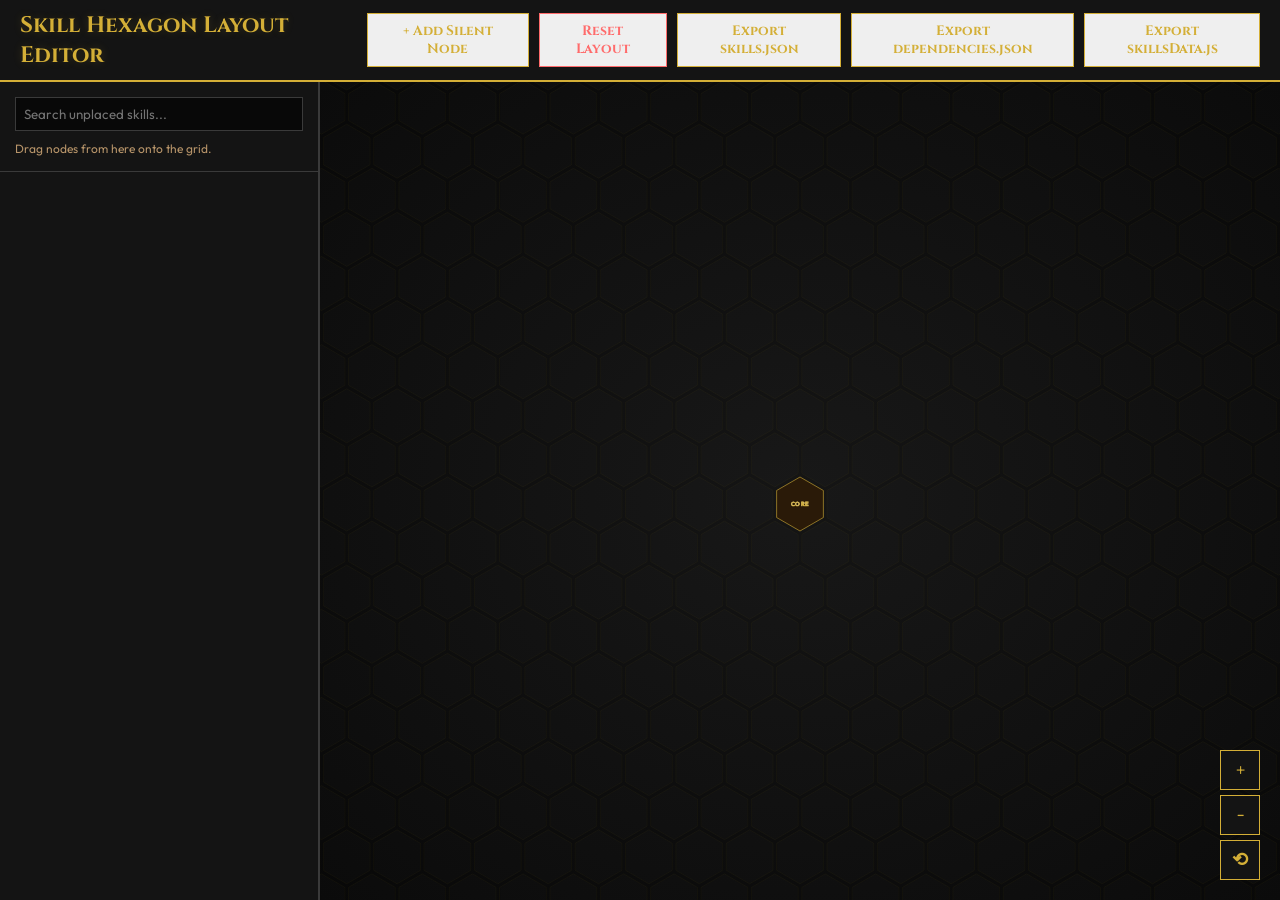
<file: editor.html>
<!DOCTYPE html>
<html lang="en">
<head>
    <meta charset="UTF-8">
    <meta name="viewport" content="width=device-width, initial-scale=1.0">
    <title>Skill Tree Hexagon Editor</title>
    <link href="https://fonts.googleapis.com/css2?family=Cinzel:wght@400;700&family=Outfit:wght@300;400;600&display=swap" rel="stylesheet">
    <style>
        :root {
            --bg-dark: #0a0a0a;
            --panel-bg: #141414;
            --gold: #d4af37;
            --gold-low: rgba(212, 175, 55, 0.2);
            --gold-high: #f4e4b0;
            --border: #3a3a3a;
            --text: #b8956a;
            --text-light: #faf8f2;
            --grey: #555555;
        }

        * {
            box-sizing: border-box;
            margin: 0;
            padding: 0;
        }

        body {
            font-family: 'Outfit', sans-serif;
            background-color: var(--bg-dark);
            color: var(--text-light);
            height: 100vh;
            overflow: hidden;
            display: flex;
            flex-direction: column;
        }

        /* Header */
        header {
            background-color: var(--panel-bg);
            border-bottom: 2px solid var(--gold);
            padding: 10px 20px;
            display: flex;
            justify-content: space-between;
            align-items: center;
            z-index: 10;
        }

        header h1 {
            font-family: 'Cinzel', serif;
            font-size: 1.4rem;
            color: var(--gold);
            text-shadow: 0 0 10px var(--gold-low);
        }

        .header-actions {
            display: flex;
            gap: 10px;
        }

        button {
            background: linear-gradient(145deg, #222, #11);
            border: 1px solid var(--gold);
            color: var(--gold);
            font-family: 'Cinzel', serif;
            padding: 8px 16px;
            font-size: 0.85rem;
            font-weight: bold;
            cursor: pointer;
            transition: all 0.3s ease;
        }

        button:hover {
            background: var(--gold);
            color: #000;
            box-shadow: 0 0 10px var(--gold-low);
        }

        button.danger {
            border-color: #ff6b6b;
            color: #ff6b6b;
        }

        button.danger:hover {
            background: #ff6b6b;
            color: #fff;
            box-shadow: 0 0 10px rgba(255, 107, 107, 0.4);
        }

        /* Main Workspace */
        .workspace {
            flex: 1;
            display: flex;
            overflow: hidden;
            position: relative;
        }

        /* Sidebar: Unplaced Nodes */
        .sidebar-left {
            width: 320px;
            background-color: var(--panel-bg);
            border-right: 2px solid var(--border);
            display: flex;
            flex-direction: column;
            overflow: hidden;
        }

        .sidebar-header {
            padding: 15px;
            border-bottom: 1px solid var(--border);
            display: flex;
            flex-direction: column;
            gap: 10px;
        }

        .search-box {
            width: 100%;
            padding: 8px 12px;
            background: #080808;
            border: 1px solid var(--border);
            color: var(--text-light);
            font-family: inherit;
        }

        .search-box:focus {
            border-color: var(--gold);
            outline: none;
        }

        .node-list {
            flex: 1;
            overflow-y: auto;
            padding: 10px;
            display: flex;
            flex-direction: column;
            gap: 8px;
        }

        .node-card {
            background: #1a1a1a;
            border: 1px solid var(--border);
            padding: 10px;
            cursor: grab;
            transition: all 0.2s ease;
            user-select: none;
            display: flex;
            align-items: center;
            justify-content: space-between;
        }

        .node-card:hover {
            border-color: var(--gold);
            transform: translateX(4px);
        }

        .node-card-name {
            font-family: 'Cinzel', serif;
            font-size: 0.85rem;
            color: var(--text-light);
        }

        .node-card-cat {
            font-size: 0.7rem;
            color: var(--text);
            text-transform: uppercase;
        }

        /* Canvas */
        .canvas-container {
            flex: 1;
            position: relative;
            background: radial-gradient(#151515, #080808);
            overflow: hidden;
            cursor: grab;
        }

        .canvas-container:active {
            cursor: grabbing;
        }

        #editorCanvas {
            width: 100%;
            height: 100%;
            display: block;
        }

        /* Right Panel: Node Properties */
        .sidebar-right {
            width: 320px;
            background-color: var(--panel-bg);
            border-left: 2px solid var(--border);
            display: flex;
            flex-direction: column;
            overflow-y: auto;
            padding: 20px;
            transform: translateX(100%);
            transition: transform 0.3s cubic-bezier(0.4, 0, 0.2, 1);
            position: absolute;
            right: 0;
            top: 0;
            bottom: 0;
            z-index: 5;
        }

        .sidebar-right.active {
            transform: translateX(0);
            position: relative;
        }

        .right-section {
            margin-bottom: 20px;
            display: flex;
            flex-direction: column;
            gap: 8px;
        }

        .right-section h3 {
            font-family: 'Cinzel', serif;
            font-size: 0.95rem;
            color: var(--gold);
            border-bottom: 1px solid var(--border);
            padding-bottom: 5px;
            margin-bottom: 5px;
        }

        label {
            font-size: 0.8rem;
            color: var(--text);
        }

        input[type="text"], input[type="number"], select {
            width: 100%;
            padding: 8px;
            background: #080808;
            border: 1px solid var(--border);
            color: #fff;
            font-family: inherit;
        }

        input:focus, select:focus {
            border-color: var(--gold);
            outline: none;
        }

        .dependency-list {
            max-height: 200px;
            overflow-y: auto;
            border: 1px solid var(--border);
            background: #080808;
            padding: 5px;
            display: flex;
            flex-direction: column;
            gap: 4px;
        }

        .dependency-item {
            display: flex;
            align-items: center;
            gap: 8px;
            font-size: 0.8rem;
            padding: 4px;
        }

        /* SVG styles */
        .grid-cell {
            fill: rgba(255,255,255,0.01);
            stroke: rgba(212, 175, 55, 0.08);
            stroke-width: 1;
            transition: all 0.2s ease;
            cursor: pointer;
        }

        .grid-cell:hover {
            fill: rgba(212, 175, 55, 0.05);
            stroke: var(--gold);
        }

        .placed-hex {
            cursor: pointer;
            transition: transform 0.2s ease;
        }

        .placed-hex:hover {
            filter: brightness(1.2);
        }

        .placed-hex.selected polygon {
            stroke: var(--gold-high) !important;
            stroke-width: 3 !important;
            filter: drop-shadow(0 0 8px var(--gold));
        }

        .placed-hex.violation polygon {
            stroke: #ff4d4d !important;
            stroke-width: 3 !important;
            animation: pulse-red 2s infinite;
        }

        @keyframes pulse-red {
            0%, 100% { filter: drop-shadow(0 0 2px rgba(255,77,77,0.5)); }
            50% { filter: drop-shadow(0 0 10px rgba(255,77,77,0.9)); }
        }

        .link-line {
            fill: none;
            stroke: var(--gold);
            stroke-width: 1.5;
            stroke-dasharray: 4,4;
            opacity: 0.5;
            pointer-events: none;
        }

        .link-line.violation {
            stroke: #ff4d4d;
            stroke-width: 2;
        }

        /* Export Modal */
        .modal-overlay {
            position: fixed;
            top: 0;
            left: 0;
            right: 0;
            bottom: 0;
            background: rgba(0,0,0,0.85);
            z-index: 100;
            display: none;
            justify-content: center;
            align-items: center;
        }

        .modal {
            background: var(--panel-bg);
            border: 2px solid var(--gold);
            width: 80%;
            max-width: 800px;
            height: 80%;
            display: flex;
            flex-direction: column;
            padding: 20px;
        }

        .modal-header {
            display: flex;
            justify-content: space-between;
            align-items: center;
            border-bottom: 1px solid var(--border);
            padding-bottom: 10px;
            margin-bottom: 15px;
        }

        .modal-header h2 {
            font-family: 'Cinzel', serif;
            color: var(--gold);
            font-size: 1.2rem;
        }

        .modal-body {
            flex: 1;
            overflow: hidden;
            display: flex;
            flex-direction: column;
            gap: 10px;
        }

        .modal-textarea {
            width: 100%;
            flex: 1;
            background: #080808;
            border: 1px solid var(--border);
            color: #fff;
            font-family: monospace;
            padding: 10px;
            resize: none;
        }

        .modal-actions {
            display: flex;
            justify-content: flex-end;
            gap: 10px;
            margin-top: 15px;
        }

        /* Zoom controls */
        .zoom-controls {
            position: absolute;
            bottom: 20px;
            right: 20px;
            display: flex;
            flex-direction: column;
            gap: 5px;
            z-index: 2;
        }

        .zoom-btn {
            width: 40px;
            height: 40px;
            background: var(--panel-bg);
            border: 1px solid var(--gold);
            color: var(--gold);
            font-size: 1.2rem;
            cursor: pointer;
            display: flex;
            align-items: center;
            justify-content: center;
            transition: all 0.2s ease;
        }

        .zoom-btn:hover {
            background: var(--gold);
            color: #000;
        }

        /* Color schemes for category polygons */
        .cat-languages { fill: #2a1a08; stroke: #d4af37; }
        .cat-web { fill: #081a2a; stroke: #3b82f6; }
        .cat-mobile { fill: #082a22; stroke: #10b981; }
        .cat-databases { fill: #20082a; stroke: #a855f7; }
        .cat-ml { fill: #2a0808; stroke: #f59e0b; }
        .cat-cloud { fill: #1c1c1c; stroke: #9ca3af; }
        .cat-ds_algo { fill: #2a2a08; stroke: #eab308; }
        .cat-testing { fill: #0d2518; stroke: #84cc16; }
        .cat-gamedev { fill: #250d0d; stroke: #ef4444; }
        .cat-tooling { fill: #0d2525; stroke: #06b6d4; }
        .cat-spacer { fill: #1f1f1f; stroke: #7f7f7f; }

        .cat-languages text { fill: #f4e4b0; }
        .cat-web text { fill: #93c5fd; }
        .cat-mobile text { fill: #6ee7b7; }
        .cat-databases text { fill: #c084fc; }
        .cat-ml text { fill: #fcd34d; }
        .cat-cloud text { fill: #e5e7eb; }
        .cat-ds_algo text { fill: #fef08a; }
        .cat-testing text { fill: #bef264; }
        .cat-gamedev text { fill: #fca5a5; }
        .cat-tooling text { fill: #67e8f9; }
        .cat-spacer text { fill: #cccccc; }
    </style>
</head>
<body>

    <header>
        <h1>Skill Hexagon Layout Editor</h1>
        <div class="header-actions">
            <button onclick="addSilentNode()">+ Add Silent Node</button>
            <button onclick="resetLayout()" class="danger">Reset Layout</button>
            <button onclick="showExport('skills')">Export skills.json</button>
            <button onclick="showExport('deps')">Export dependencies.json</button>
            <button onclick="showExport('fallback')">Export skillsData.js</button>
        </div>
    </header>

    <div class="workspace">
        <!-- Left Panel: Unplaced Skills -->
        <div class="sidebar-left">
            <div class="sidebar-header">
                <input type="text" id="nodeSearch" class="search-box" placeholder="Search unplaced skills..." oninput="filterUnplaced()">
                <div style="font-size:0.75rem; color:var(--text)">Drag nodes from here onto the grid.</div>
            </div>
            <div class="node-list" id="unplacedList">
                <!-- Cards injected here -->
            </div>
        </div>

        <!-- Canvas -->
        <div class="canvas-container" id="canvasContainer">
            <svg id="editorCanvas">
                <g id="gridGroup"></g>
                <g id="linksGroup"></g>
                <g id="nodesGroup"></g>
            </svg>

            <!-- Zoom Controls -->
            <div class="zoom-controls">
                <button class="zoom-btn" onclick="zoom(0.85)">+</button>
                <button class="zoom-btn" onclick="zoom(1.15)">-</button>
                <button class="zoom-btn" onclick="resetZoom()">⟲</button>
            </div>
        </div>

        <!-- Right Panel: Node Properties Inspector -->
        <div class="sidebar-right" id="inspectorPanel">
            <div class="right-section">
                <h3>Node Properties</h3>
                <label>Node ID</label>
                <input type="text" id="inspectId" readonly style="opacity:0.6">
            </div>

            <div class="right-section">
                <label>Label Name</label>
                <input type="text" id="inspectName" oninput="updateSelectedNodeProp('name', this.value)">
            </div>

            <div class="right-section">
                <label>Skill Point Cost</label>
                <input type="number" id="inspectCost" min="0" oninput="updateSelectedNodeProp('cost', parseInt(this.value)||0)">
            </div>

            <div class="right-section">
                <label>Category</label>
                <select id="inspectCategory" onchange="updateSelectedNodeProp('category', this.value)">
                    <option value="languages">Languages</option>
                    <option value="web">Web / Frontend / Backend</option>
                    <option value="mobile">Mobile Dev</option>
                    <option value="databases">Databases</option>
                    <option value="ml">Machine Learning / ML</option>
                    <option value="cloud">Cloud / DevOps</option>
                    <option value="ds_algo">DSA</option>
                    <option value="testing">QA Testing</option>
                    <option value="gamedev">Game Dev</option>
                    <option value="tooling">Dev Tooling</option>
                    <option value="spacer">Spacer (Grey Node)</option>
                </select>
            </div>

            <div class="right-section">
                <label>Icon / Logo URL (Optional)</label>
                <input type="text" id="inspectLogo" placeholder="e.g. devicons CDN path" oninput="updateSelectedNodeProp('logo', this.value)">
            </div>

            <div class="right-section">
                <label>Dependencies (Select Parents)</label>
                <div class="dependency-list" id="dependencyListContainer">
                    <!-- Checkboxes injected here -->
                </div>
            </div>

            <div class="right-section" style="margin-top:auto; gap:10px;">
                <button class="danger" style="width:100%" onclick="removeSelectedNode()">Remove from Grid</button>
                <button style="width:100%" onclick="deselectNode()">Close Inspector</button>
            </div>
        </div>
    </div>

    <!-- Export Modal -->
    <div class="modal-overlay" id="exportModal">
        <div class="modal">
            <div class="modal-header">
                <h2 id="modalTitle">Export File</h2>
                <button onclick="closeModal()">Close</button>
            </div>
            <div class="modal-body">
                <div style="font-size:0.85rem; color:var(--text)">Copy this output and overwrite the file in your workspace, or download it.</div>
                <textarea class="modal-textarea" id="modalTextarea" readonly></textarea>
            </div>
            <div class="modal-actions">
                <button onclick="copyModalContent()">Copy to Clipboard</button>
                <button id="downloadBtn">Download File</button>
            </div>
        </div>
    </div>

    <script>
        // Grid setup
        const HEX_SIZE = 45;
        const HEX_GAP = 6;
        const GRID_ROWS = 30;
        const GRID_COLS = 30;

        const w = Math.sqrt(3) * HEX_SIZE;
        const horizontalSpacing = w + HEX_GAP;
        const verticalSpacing = 1.5 * HEX_SIZE + HEX_GAP;

        let allNodes = []; // All defined nodes (placed + unplaced)
        let selectedNodeId = null;
        let silentCounter = 1;

        // Viewport Transform State
        let transform = { x: 0, y: 0, scale: 0.6 };
        let isDragging = false;
        let startX, startY;

        // Drag & Drop State
        let draggedNodeId = null;

        // Initialize editor
        document.addEventListener("DOMContentLoaded", async () => {
            await loadOriginalData();
            setupPanZoomHandlers();
            renderGrid();
            renderNodes();
            renderUnplacedList();
        });

        async function loadOriginalData() {
            try {
                const res = await fetch('skills.json');
                if (!res.ok) throw new Error();
                const data = await res.json();
                allNodes = data.nodes.map(n => ({
                    id: n.id,
                    name: n.name,
                    r: n.r !== undefined ? n.r : null,
                    c: n.c !== undefined ? n.c : null,
                    logo: n.logo || null,
                    cost: n.cost || 0,
                    parents: n.parents || [],
                    isStart: !!n.isStart,
                    isSetPiece: !!n.isSetPiece,
                    category: n.category || 'languages'
                }));
            } catch (err) {
                console.warn("Could not fetch skills.json directly, initializing fallback mock data.");
                if (window.skillsDataFallback) {
                    allNodes = window.skillsDataFallback.nodes.map(n => ({ ...n }));
                } else {
                    // Seed a simple Core node if nothing exists
                    allNodes = [{
                        id: "Start", name: "Core", r: 15, c: 15, logo: null, cost: 0, parents: [], isStart: true, isSetPiece: true, category: "languages"
                    }];
                }
            }

            // Sync silent nodes counter
            allNodes.forEach(n => {
                if (n.id.startsWith('silent_')) {
                    const num = parseInt(n.id.split('_')[1]);
                    if (num >= silentCounter) silentCounter = num + 1;
                }
            });

            // Center initially
            centerOnNode("Start");
        }

        function centerOnNode(id) {
            const node = allNodes.find(n => n.id === id);
            if (!node || node.r === null) return;
            const container = document.getElementById("canvasContainer");
            const rect = container.getBoundingClientRect();
            
            const px = getPixelCoords(node.r, node.c);
            transform.x = rect.width / 2 - px.x * transform.scale;
            transform.y = rect.height / 2 - px.y * transform.scale;
            updateTransform();
        }

        function getPixelCoords(r, c) {
            const x = c * horizontalSpacing + (r % 2) * (horizontalSpacing / 2);
            const y = r * verticalSpacing;
            return { x, y };
        }

        function updateTransform() {
            const gridGroup = document.getElementById("gridGroup");
            const linksGroup = document.getElementById("linksGroup");
            const nodesGroup = document.getElementById("nodesGroup");
            
            const value = `translate(${transform.x}, ${transform.y}) scale(${transform.scale})`;
            gridGroup.setAttribute("transform", value);
            linksGroup.setAttribute("transform", value);
            nodesGroup.setAttribute("transform", value);
        }

        function setupPanZoomHandlers() {
            const container = document.getElementById("canvasContainer");

            container.addEventListener("mousedown", (e) => {
                if (e.target.closest('.placed-hex') || e.target.closest('.grid-cell')) return;
                isDragging = true;
                startX = e.clientX - transform.x;
                startY = e.clientY - transform.y;
            });

            window.addEventListener("mousemove", (e) => {
                if (!isDragging) return;
                transform.x = e.clientX - startX;
                transform.y = e.clientY - startY;
                updateTransform();
            });

            window.addEventListener("mouseup", () => {
                isDragging = false;
            });

            container.addEventListener("wheel", (e) => {
                e.preventDefault();
                const factor = e.deltaY > 0 ? 0.9 : 1.1;
                
                // Zoom relative to pointer coords
                const rect = container.getBoundingClientRect();
                const mouseX = e.clientX - rect.left;
                const mouseY = e.clientY - rect.top;
                
                const svgX = (mouseX - transform.x) / transform.scale;
                const svgY = (mouseY - transform.y) / transform.scale;
                
                transform.scale = Math.max(0.15, Math.min(3, transform.scale * factor));
                transform.x = mouseX - svgX * transform.scale;
                transform.y = mouseY - svgY * transform.scale;
                
                updateTransform();
            }, { passive: false });
        }

        // Render Background Grid cell elements
        function renderGrid() {
            const gridGroup = document.getElementById("gridGroup");
            gridGroup.innerHTML = '';

            for (let r = 0; r < GRID_ROWS; r++) {
                for (let c = 0; c < GRID_COLS; c++) {
                    const pos = getPixelCoords(r, c);
                    const cell = document.createElementNS("http://www.w3.org/2000/svg", "polygon");
                    
                    let pts = [];
                    for (let i = 0; i < 6; i++) {
                        const angle = Math.PI / 180 * (60 * i - 30);
                        pts.push(`${pos.x + HEX_SIZE * Math.cos(angle)},${pos.y + HEX_SIZE * Math.sin(angle)}`);
                    }
                    
                    cell.setAttribute("points", pts.join(" "));
                    cell.setAttribute("class", "grid-cell");
                    cell.setAttribute("data-r", r);
                    cell.setAttribute("data-c", c);
                    
                    cell.addEventListener("dragover", (e) => e.preventDefault());
                    cell.addEventListener("drop", (e) => handleDropOnCell(r, c));
                    cell.addEventListener("click", () => handleCellClick(r, c));

                    gridGroup.appendChild(cell);
                }
            }
        }

        // Render placed node hexagons and lines
        function renderNodes() {
            const nodesGroup = document.getElementById("nodesGroup");
            const linksGroup = document.getElementById("linksGroup");
            nodesGroup.innerHTML = '';
            linksGroup.innerHTML = '';

            const placedNodes = allNodes.filter(n => n.r !== null && n.c !== null);

            // Draw link lines first
            placedNodes.forEach(node => {
                node.parents.forEach(parentName => {
                    const parent = allNodes.find(p => p.id === parentName);
                    if (parent && parent.r !== null && parent.c !== null) {
                        const start = getPixelCoords(parent.r, parent.c);
                        const end = getPixelCoords(node.r, node.c);
                        
                        const line = document.createElementNS("http://www.w3.org/2000/svg", "line");
                        line.setAttribute("x1", start.x);
                        line.setAttribute("y1", start.y);
                        line.setAttribute("x2", end.x);
                        line.setAttribute("y2", end.y);
                        
                        // adjacency violation validation check
                        const neighbors = getNeighborsCoordsList(parent.r, parent.c);
                        const isNeighbor = neighbors.some(([nr, nc]) => nr === node.r && nc === node.c);
                        
                        line.setAttribute("class", `link-line ${isNeighbor ? '' : 'violation'}`);
                        linksGroup.appendChild(line);
                    }
                });
            });

            // Draw hexagon node containers
            placedNodes.forEach(node => {
                const pos = getPixelCoords(node.r, node.c);
                const g = document.createElementNS("http://www.w3.org/2000/svg", "g");
                
                let classes = `placed-hex cat-${node.category}`;
                if (node.id === selectedNodeId) classes += " selected";
                
                // check adjacency violation
                let hasViolation = false;
                if (!node.isStart && node.parents.length > 0) {
                    hasViolation = node.parents.some(pName => {
                        const parent = allNodes.find(p => p.id === pName);
                        if (!parent || parent.r === null) return true;
                        const nbrs = getNeighborsCoordsList(parent.r, parent.c);
                        return !nbrs.some(([nr, nc]) => nr === node.r && nc === node.c);
                    });
                }
                if (hasViolation) classes += " violation";

                g.setAttribute("class", classes);
                g.setAttribute("transform", `translate(${pos.x}, ${pos.y})`);
                
                // Polygon shape
                const poly = document.createElementNS("http://www.w3.org/2000/svg", "polygon");
                let pts = [];
                for (let i = 0; i < 6; i++) {
                    const angle = Math.PI / 180 * (60 * i - 30);
                    pts.push(`${HEX_SIZE * Math.cos(angle)},${HEX_SIZE * Math.sin(angle)}`);
                }
                poly.setAttribute("points", pts.join(" "));
                g.appendChild(poly);

                // Image Logo icon
                if (node.logo) {
                    const img = document.createElementNS("http://www.w3.org/2000/svg", "image");
                    img.setAttribute("href", node.logo);
                    img.setAttribute("x", -HEX_SIZE * 0.35);
                    img.setAttribute("y", -HEX_SIZE * 0.45);
                    img.setAttribute("width", HEX_SIZE * 0.7);
                    img.setAttribute("height", HEX_SIZE * 0.7);
                    img.setAttribute("pointer-events", "none");
                    g.appendChild(img);
                }

                // Label Text
                if (node.name) {
                    const txt = document.createElementNS("http://www.w3.org/2000/svg", "text");
                    txt.textContent = node.name;
                    txt.setAttribute("text-anchor", "middle");
                    txt.setAttribute("dominant-baseline", "central");
                    txt.setAttribute("y", node.logo ? (HEX_SIZE * 0.35) : 0);
                    
                    // Dynamic scaling text sizes
                    let fs = HEX_SIZE * 0.22;
                    if (node.name.length > 15) fs = HEX_SIZE * 0.13;
                    else if (node.name.length > 10) fs = HEX_SIZE * 0.17;
                    txt.setAttribute("font-size", fs);
                    txt.setAttribute("pointer-events", "none");
                    txt.setAttribute("style", "font-family:'Outfit', sans-serif; font-weight:600; text-transform:uppercase; letter-spacing:0.5px; fill:#fff;");
                    g.appendChild(txt);
                }

                // Events
                g.addEventListener("click", (e) => {
                    e.stopPropagation();
                    selectNode(node.id);
                });

                // drag grid nodes
                g.setAttribute("draggable", "true");
                g.addEventListener("dragstart", (e) => {
                    draggedNodeId = node.id;
                });

                nodesGroup.appendChild(g);
            });
        }

        // Neighbors calculations
        function getNeighborsCoordsList(r, c) {
            let additional = (r % 2 === 0) ? -1 : 1;
            return [
                [r, c+1],
                [r, c-1],
                [r-1, c],
                [r+1, c],
                [r-1, c+additional],
                [r+1, c+additional]
            ];
        }

        // Render Unplaced list cards
        function renderUnplacedList() {
            const container = document.getElementById("unplacedList");
            container.innerHTML = '';

            const unplaced = allNodes.filter(n => n.r === null || n.c === null);

            unplaced.forEach(node => {
                const card = document.createElement("div");
                card.className = "node-card";
                card.setAttribute("draggable", "true");
                card.addEventListener("dragstart", () => {
                    draggedNodeId = node.id;
                });
                
                card.innerHTML = `
                    <div>
                        <div class="node-card-name">${node.name}</div>
                        <div class="node-card-cat">${node.category}</div>
                    </div>
                    <div style="font-size:0.7rem; color:var(--grey)">SP: ${node.cost}</div>
                `;

                card.addEventListener("click", () => selectNode(node.id));

                container.appendChild(card);
            });
        }

        function filterUnplaced() {
            const query = document.getElementById("nodeSearch").value.toLowerCase();
            const cards = document.querySelectorAll("#unplacedList .node-card");
            
            cards.forEach(card => {
                const name = card.querySelector(".node-card-name").textContent.toLowerCase();
                if (name.includes(query)) {
                    card.style.display = 'flex';
                } else {
                    card.style.display = 'none';
                }
            });
        }

        // Drop handling
        function handleDropOnCell(r, c) {
            if (!draggedNodeId) return;
            const node = allNodes.find(n => n.id === draggedNodeId);
            if (!node) return;

            // Check if cell occupied
            const occupiedNode = allNodes.find(n => n.r === r && n.c === c);
            if (occupiedNode) {
                alert("Cell is already occupied!");
                draggedNodeId = null;
                return;
            }

            node.r = r;
            node.c = c;
            draggedNodeId = null;

            renderNodes();
            renderUnplacedList();
            
            if (node.id === selectedNodeId) {
                selectNode(node.id);
            }
        }

        function handleCellClick(r, c) {
            // If we click an empty cell while a node is selected, move it
            if (selectedNodeId) {
                const node = allNodes.find(n => n.id === selectedNodeId);
                if (node && !node.isStart) {
                    const occupiedNode = allNodes.find(n => n.r === r && n.c === c);
                    if (!occupiedNode) {
                        node.r = r;
                        node.c = c;
                        renderNodes();
                        selectNode(node.id);
                    }
                }
            }
        }

        // Add silent spacer path nodes
        function addSilentNode() {
            const id = `silent_${silentCounter++}`;
            const newNode = {
                id: id,
                name: "Path",
                r: null,
                c: null,
                logo: null,
                cost: 0,
                parents: [],
                isStart: false,
                isSetPiece: false,
                category: "spacer"
            };

            allNodes.push(newNode);
            renderUnplacedList();
            selectNode(id);
        }

        // Selection & Inspector
        function selectNode(id) {
            selectedNodeId = id;
            const node = allNodes.find(n => n.id === id);
            if (!node) return;

            renderNodes();

            // Populate inspector
            document.getElementById("inspectId").value = node.id;
            document.getElementById("inspectName").value = node.name;
            document.getElementById("inspectCost").value = node.cost;
            document.getElementById("inspectCategory").value = node.category;
            document.getElementById("inspectLogo").value = node.logo || '';

            // Generate dependencies list checkboxes (all other placed nodes)
            const depContainer = document.getElementById("dependencyListContainer");
            depContainer.innerHTML = '';
            
            const otherPlaced = allNodes.filter(n => n.id !== id && n.r !== null && n.c !== null);
            otherPlaced.forEach(other => {
                const item = document.createElement("div");
                item.className = "dependency-item";
                
                const checkbox = document.createElement("input");
                checkbox.type = "checkbox";
                checkbox.checked = node.parents.includes(other.id);
                checkbox.addEventListener("change", (e) => {
                    if (e.target.checked) {
                        if (!node.parents.includes(other.id)) node.parents.push(other.id);
                    } else {
                        node.parents = node.parents.filter(p => p !== other.id);
                    }
                    renderNodes();
                });

                const label = document.createElement("span");
                label.textContent = `${other.name} (${other.id})`;

                item.appendChild(checkbox);
                item.appendChild(label);
                depContainer.appendChild(item);
            });

            document.getElementById("inspectorPanel").classList.add("active");
        }

        function deselectNode() {
            selectedNodeId = null;
            renderNodes();
            document.getElementById("inspectorPanel").classList.remove("active");
        }

        function updateSelectedNodeProp(prop, val) {
            if (!selectedNodeId) return;
            const node = allNodes.find(n => n.id === selectedNodeId);
            if (node) {
                node[prop] = val;
                renderNodes();
                // Update text on cards in sidebar
                if (prop === 'name' || prop === 'category' || prop === 'cost') {
                    renderUnplacedList();
                }
            }
        }

        function removeSelectedNode() {
            if (!selectedNodeId) return;
            const node = allNodes.find(n => n.id === selectedNodeId);
            if (node) {
                if (node.isStart) {
                    alert("Cannot remove the Start core node!");
                    return;
                }

                // If silent node, option to delete entirely
                if (node.id.startsWith('silent_')) {
                    if (confirm("Delete this silent node completely?")) {
                        allNodes = allNodes.filter(n => n.id !== selectedNodeId);
                        // Remove as parent from other nodes
                        allNodes.forEach(n => {
                            n.parents = n.parents.filter(p => p !== selectedNodeId);
                        });
                        deselectNode();
                        renderNodes();
                        renderUnplacedList();
                        return;
                    }
                }

                node.r = null;
                node.c = null;
                deselectNode();
                renderNodes();
                renderUnplacedList();
            }
        }

        function resetLayout() {
            if (confirm("Are you sure you want to clear coordinates for all nodes except Start?")) {
                allNodes.forEach(n => {
                    if (!n.isStart) {
                        n.r = null;
                        n.c = null;
                    }
                });
                deselectNode();
                renderNodes();
                renderUnplacedList();
                centerOnNode("Start");
            }
        }

        // Export Modal actions
        function showExport(type) {
            const modal = document.getElementById("exportModal");
            const title = document.getElementById("modalTitle");
            const textarea = document.getElementById("modalTextarea");
            const downloadBtn = document.getElementById("downloadBtn");

            let dataStr = '';
            let filename = '';

            if (type === 'skills') {
                title.textContent = "Export skills.json";
                filename = "skills.json";
                
                // Map all nodes back to simple config format, excluding Start spacer dependencies if any
                const exportObj = {
                    nodes: allNodes.map(n => ({
                        id: n.id,
                        name: n.name,
                        r: n.r,
                        c: n.c,
                        logo: n.logo,
                        cost: n.cost,
                        parents: n.parents,
                        isStart: n.isStart,
                        isSetPiece: n.isSetPiece,
                        category: n.category
                    }))
                };
                dataStr = JSON.stringify(exportObj, null, 2);

            } else if (type === 'deps') {
                title.textContent = "Export dependencies.json";
                filename = "dependencies.json";
                
                const exportList = allNodes.map(n => ({
                    id: n.id,
                    name: n.name,
                    dependencies: n.parents
                }));
                dataStr = JSON.stringify(exportList, null, 2);

            } else if (type === 'fallback') {
                title.textContent = "Export skillsData.js";
                filename = "skillsData.js";
                
                const exportObj = {
                    nodes: allNodes.map(n => ({
                        id: n.id,
                        name: n.name,
                        r: n.r,
                        c: n.c,
                        logo: n.logo,
                        cost: n.cost,
                        parents: n.parents,
                        isStart: n.isStart,
                        isSetPiece: n.isSetPiece,
                        category: n.category
                    }))
                };
                dataStr = "window.skillsDataFallback = " + JSON.stringify(exportObj, null, 2) + ";";
            }

            textarea.value = dataStr;
            
            // Set up download click
            downloadBtn.onclick = () => {
                const blob = new Blob([dataStr], { type: 'application/json' });
                const url = URL.createObjectURL(blob);
                const a = document.createElement("a");
                a.href = url;
                a.download = filename;
                a.click();
                URL.revokeObjectURL(url);
            };

            modal.style.display = 'flex';
        }

        function closeModal() {
            document.getElementById("exportModal").style.display = 'none';
        }

        function copyModalContent() {
            const textarea = document.getElementById("modalTextarea");
            textarea.select();
            document.execCommand("copy");
            alert("Copied to clipboard!");
        }
    </script>
</body>
</html>
</file>
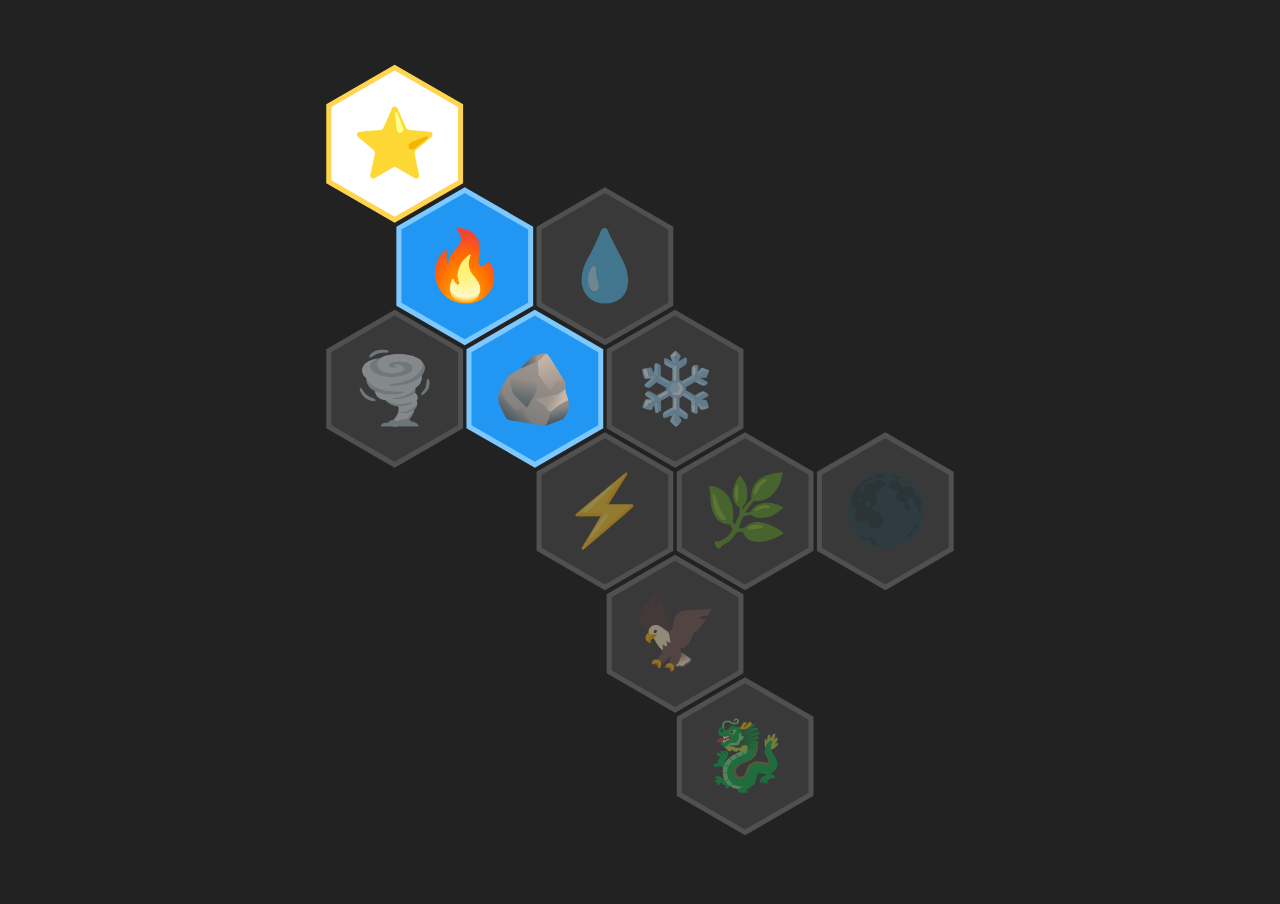
<file: benmalek/js/html.html>
<!DOCTYPE html>
<html>
<head>
    <meta charset="UTF-8">
    <title>Hex Map</title>

    <style>
        html, body{
            margin:0;
            width:100%;
            height:100%;
            overflow:hidden;
            background:#222;
        }

        #map{
            width:100%;
            height:100%;
            cursor:grab;
        }

        #map:active{
            cursor:grabbing;
        }

        .hex{
            fill:white;
            stroke:black;
            stroke-width:2;
        }

        .label{
            font-family:Arial;
            font-size:12px;
            text-anchor:middle;
            dominant-baseline:middle;
            pointer-events:none;
        }
    </style>
</head>
<body>

<svg id="map"></svg>

<script src="hexagonTreeBuilder.js"></script>
<script>
    // ---------- Helper ----------

    function skillRenderer(icon, state) {

        const colors = {
            locked: {
                fill: "#555",
                stroke: "#888",
                opacity: 0.45
            },
            available: {
                fill: "#2196F3",
                stroke: "#7CC8FF",
                opacity: 1
            },
            unlocked: {
                fill: "#FFFFFF",
                stroke: "#FFD54F",
                opacity: 1
            }
        };

        return (g, size, node) => {

            const c = colors[state];

            // Hexagon
            const hex = document.createElementNS(
                "http://www.w3.org/2000/svg",
                "polygon"
            );

            let pts = [];

            for (let i = 0; i < 6; i++) {

                const angle = Math.PI / 180 * (60 * i - 30);

                pts.push(
                    `${size * Math.cos(angle)},${size * Math.sin(angle)}`
                );
            }

            hex.setAttribute("points", pts.join(" "));
            hex.setAttribute("fill", c.fill);
            hex.setAttribute("stroke", c.stroke);
            hex.setAttribute("stroke-width", 3);
            hex.setAttribute("opacity", c.opacity);

            g.appendChild(hex);

            // Icon
            const text = document.createElementNS(
                "http://www.w3.org/2000/svg",
                "text"
            );

            text.textContent = icon;
            text.setAttribute("font-size", size * 0.9);
            text.setAttribute("text-anchor", "middle");
            text.setAttribute("dominant-baseline", "central");
            text.setAttribute("opacity", c.opacity);

            g.appendChild(text);
        };
    }

    // ---------- Skill Tree ----------

    const nodes = [

        // Root
        new Node(
            "Start",
            0,
            0,
            skillRenderer("⭐", "unlocked")
        ),

        // Tier 1
        new Node(
            "Fire",
            1,
            0,
            skillRenderer("🔥", "available")
        ),

        new Node(
            "Water",
            1,
            1,
            skillRenderer("💧", "locked")
        ),

        // Tier 2
        new Node(
            "Wind",
            2,
            0,
            skillRenderer("🌪️", "locked")
        ),

        new Node(
            "Earth",
            2,
            1,
            skillRenderer("🪨", "available")
        ),

        new Node(
            "Ice",
            2,
            2,
            skillRenderer("❄️", "locked")
        ),

        // Tier 3
        new Node(
            "Lightning",
            3,
            1,
            skillRenderer("⚡", "locked")
        ),

        new Node(
            "Nature",
            3,
            2,
            skillRenderer("🌿", "locked")
        ),

        new Node(
            "Shadow",
            3,
            3,
            skillRenderer("🌑", "locked")
        ),

        // Tier 4
        new Node(
            "Phoenix",
            4,
            2,
            skillRenderer("🦅", "locked")
        ),

        new Node(
            "Dragon",
            5,
            2,
            skillRenderer("🐉", "locked")
        )

    ];

    const map = new HexagonMap(
        "Magic Tree",
        45,
        nodes
    );

    map.buildMap(
        document.getElementById("map")
    );
</script>
</body>
</html>
</file>
<file: benmalek/style/style.css>
@import url('https://fonts.googleapis.com/css2?family=Cinzel:wght@400;700&family=Almendra:wght@400;700&display=swap');

* {
    margin: 0;
    padding: 0;
    box-sizing: border-box;
}

body {
    font-family: 'Almendra', serif;
    background: #0a0a0a;
    color: #d4af37;
    overflow: hidden; /* Changed from default */
    position: relative;
    /*transition: all 2s ease;*/
}

body.exploring {
    overflow-y: auto;
}

/* Animated Background */
.bg-overlay {
    position: fixed;
    top: 0;
    left: 0;
    width: 100%;
    height: 100%;
    background: radial-gradient(ellipse at center, rgba(20,20,20,0.8) 0%, rgba(0,0,0,0.95) 100%);
    z-index: 0;
}

.particles {
    position: fixed;
    top: 0;
    left: 0;
    width: 100%;
    height: 100%;
    overflow: hidden;
    z-index: 1;
    pointer-events: none;
}

.particle {
    position: absolute;
    width: 2px;
    height: 2px;
    background: #d4af37;
    border-radius: 50%;
    opacity: 0;
    animation: float 15s infinite;
    box-shadow: 0 0 4px #d4af37;
}

@keyframes float {
    0% {
        transform: translateY(100vh) translateX(0);
        opacity: 0;
    }
    10% {
        opacity: 0.5;
    }
    90% {
        opacity: 0.5;
    }
    100% {
        transform: translateY(-100vh) translateX(100px);
        opacity: 0;
    }
}

.runes {
    position: fixed;
    top: 0;
    left: 0;
    width: 100%;
    height: 100%;
    opacity: 0.03;
    background-image:
            repeating-linear-gradient(0deg, transparent, transparent 50px, #d4af37 50px, #d4af37 51px),
            repeating-linear-gradient(90deg, transparent, transparent 50px, #d4af37 50px, #d4af37 51px);
    z-index: 1;
    pointer-events: none;
    animation: runesPulse 3s ease-in-out infinite;
}

@keyframes runesPulse {
    0%, 100% { opacity: 0.03; }
    50% { opacity: 0.06; }
}

.container {
    position: relative;
    z-index: 2;
    width: 100%;
    height: 100vh;
    display: flex;
    align-items: center;
    justify-content: center;
    overflow-y: auto;
    overflow-x: hidden;
}

.section {
    display: none;
    width: 100%;
    animation: fadeIn 0.5s ease-in;
    padding: 20px;
}

.section.active {
    display: block;
}

@keyframes fadeIn {
    from { opacity: 0; transform: translateY(20px); }
    to { opacity: 1; transform: translateY(0); }
}

.section-title {
    font-family: 'Cinzel', serif;
    font-size: 3rem;
    text-align: center;
    margin-bottom: 30px;
    text-shadow: 0 0 20px rgba(212, 175, 55, 0.5);
    letter-spacing: 4px;
    color: #f4e4b0;
    display: none;
}

#stats .section-title {
    display: block;
}

/* Character Stats Section */
#stats {
    max-height: 100vh;
    overflow-y: auto;
    padding: 80px 20px 120px;
}

#stats::-webkit-scrollbar {
    width: 8px;
}

#stats::-webkit-scrollbar-track {
    background: #0a0a0a;
    border: 1px solid #8b7355;
}

#stats::-webkit-scrollbar-thumb {
    background: #d4af37;
    border-radius: 4px;
}

.character-container {
    display: grid;
    grid-template-columns: 1fr 2fr;
    gap: 40px;
    align-items: start;
    max-width: 1400px;
    margin: 0 auto;
}

.character-left-panel {
    display: flex;
    flex-direction: column;
    gap: 20px;
}

.xp-container {
    padding: 20px;
    background: linear-gradient(145deg, #1a1a1a, #0d0d0d);
    border: 3px solid #d4af37;
    box-shadow: 0 0 30px rgba(212, 175, 55, 0.3);
}

.xp-label {
    font-family: 'Cinzel', serif;
    font-size: 1.2rem;
    margin-bottom: 10px;
    display: flex;
    align-items: center;
    gap: 10px;
}

.xp-icon {
    width: 24px;
    height: 24px;
}

.character-image {
    background: linear-gradient(145deg, #1a1a1a, #0d0d0d);
    border: 3px solid #d4af37;
    padding: 20px;
    text-align: center;
    box-shadow: 0 0 30px rgba(212, 175, 55, 0.3);
    position: relative;
}

.character-image::before {
    content: '';
    position: absolute;
    top: 10px;
    left: 10px;
    right: 10px;
    bottom: 10px;
    border: 1px solid #8b7355;
    clip-path: polygon(15% 0%, 85% 0%, 100% 15%, 100% 85%, 85% 100%, 15% 100%, 0% 85%, 0% 15%);
}

.character-image img {
    width: 70%;
    max-width: 200px;
    border: 3px solid #8b7355;
    border-radius: 50%;
    object-fit: cover;
    filter: sepia(0.3) contrast(1.1);
}

.character-name {
    font-family: 'Cinzel', serif;
    font-size: 1.8rem;
    margin-top: 15px;
    color: #f4e4b0;
}

.character-class {
    font-size: 1rem;
    color: #b8956a;
    margin-top: 5px;
}

.vital-bars {
    display: flex;
    flex-direction: column;
    gap: 6px;
    margin: 20px 50px 50px;
}

.vital-bar-container {
    display: flex;
    align-items: center;
    gap: 8px;
}

.vital-icon {
    width: 18px;
    height: 18px;
    flex-shrink: 0;
}

.vital-bar {
    margin-left: 10px;
    height: 12px;
    background: rgba(0, 0, 0, 0.8);
    border: 1px solid rgba(80, 70, 60, 0.6);
    position: relative;
    overflow: hidden;
    border-radius: 1px;
    clip-path: polygon(0% 0%, 100% 0%, 98% 100%, 0% 100%);
}

.vital-bar.health {
    width: 280px;
}

.vital-bar.magic {
    width: 140px;
}

.vital-bar.stamina {
    width: 200px;
}

.vital-fill {
    clip-path: polygon(0% 0%, 100% 0%, 98% 100%, 0% 100%);
    height: 100%;
    transition: width 1s ease-out;
    position: relative;
}

.vital-fill.health {
    background: linear-gradient(90deg, #601313 0%, #681313 50%, #593b3b 100%);
    box-shadow: inset 0 1px 2px rgba(255, 255, 255, 0.2), 0 0 6px rgba(87, 18, 18, 0.5);
}

.vital-fill.magic {
    background: linear-gradient(90deg, #25335a 0%, #29416a 50%, #4d5c87 100%);
    box-shadow: inset 0 1px 2px rgba(255, 255, 255, 0.2), 0 0 6px rgba(14, 35, 69, 0.5);
}

.vital-fill.stamina {
    background: linear-gradient(90deg, #13512a 0%, #276a40 50%, #4e705a 100%);
    box-shadow: inset 0 1px 2px rgba(255, 255, 255, 0.2), 0 0 6px rgba(17, 97, 46, 0.5);
}

.vital-value {
    font-size: 0.7rem;
    color: #8b7355;
    min-width: 65px;
    text-align: right;
    font-weight: bold;
}

.stats-container {
    background: linear-gradient(145deg, #1a1a1a, #0d0d0d);
    border: 3px solid #d4af37;
    padding: 30px;
    box-shadow: 0 0 30px rgba(212, 175, 55, 0.3);
}

.stat-category {
    margin-bottom: 30px;
}

.stat-category h3 {
    font-family: 'Cinzel', serif;
    font-size: 1.5rem;
    margin-bottom: 15px;
    color: #f4e4b0;
    border-bottom: 2px solid #8b7355;
    padding-bottom: 10px;
    display: flex;
    align-items: center;
    gap: 10px;
}

.stat-icon {
    width: 28px;
    height: 28px;
    filter: invert(85%) sepia(25%) saturate(850%) hue-rotate(5deg);
}

.stat-item {
    margin-bottom: 12px;
}

.stat-label {
    display: flex;
    justify-content: space-between;
    margin-bottom: 5px;
    font-size: 0.95rem;
}

.stat-bar {
    width: 100%;
    height: 8px;
    background: #0a0a0a;
    border: 2px solid #8b7355;
    position: relative;
    overflow: hidden;
}

.stat-fill {
    height: 100%;
    background: linear-gradient(90deg, #d4af37 0%, #f4e4b0 100%);
    transition: width 1s ease-out;
    box-shadow: 0 0 10px rgba(212, 175, 55, 0.5);
}

/* ColorTris Game Section */
#colortris {
    display: flex;
    justify-content: center;
    align-items: center;
    padding: 80px 20px 120px;
    min-height: 90vh;
    width: 100%;
}

.game-wrapper {

    display: flex;
    gap: 30px;
    /*max-width: 1200px;*/
    width: 100%;
    align-items: center;
    justify-content: center;
}

.game-board-container {
    background: linear-gradient(145deg, #1a1a1a, #0d0d0d);
    border: 4px solid #d4af37;
    padding: 30px;
    box-shadow: 0 0 40px rgba(212, 175, 55, 0.4);
    position: relative;
    display: flex;
    flex-direction: column;
    align-items: center;
}

.game-title {
    font-family: 'Cinzel', serif;
    font-size: 2rem;
    text-align: center;
    margin-bottom: 20px;
    color: #f4e4b0;
    text-shadow: 0 0 15px rgba(212, 175, 55, 0.6);
}

#Main {
    display: grid;
    height: 600px;
    width: 300px;
    grid-template-columns: repeat(11, 1fr);
    grid-template-rows: repeat(20, 1fr);
    background-color: rgba(0, 0, 0, 0.5);
    border: 3px solid #8b7355;
    box-shadow: inset 0 0 20px rgba(0, 0, 0, 0.8);
}

.cell {
    border: 1px solid rgba(139, 115, 85, 0.2);
}

.game-controls {
    display: flex;
    flex-direction: column;
    gap: 20px;
    width: 320px;
}

.game-stats {
    background: linear-gradient(145deg, #1a1a1a, #0d0d0d);
    border: 3px solid #d4af37;
    padding: 20px;
    box-shadow: 0 0 30px rgba(212, 175, 55, 0.3);
}

.game-stat-item {
    font-family: 'Cinzel', serif;
    font-size: 1.1rem;
    color: #f4e4b0;
    margin: 15px 0;
    padding: 10px;
    background: rgba(0, 0, 0, 0.4);
    border-left: 3px solid #d4af37;
}

.control-buttons {
    background: linear-gradient(145deg, #1a1a1a, #0d0d0d);
    border: 3px solid #d4af37;
    padding: 20px;
    box-shadow: 0 0 30px rgba(212, 175, 55, 0.3);
}

.button-grid {
    display: grid;
    grid-template-columns: repeat(3, 1fr);
    gap: 10px;
    margin: 20px 0;
    justify-items: center;
}

.control-button {
    width: 70px;
    height: 70px;
    background: linear-gradient(145deg, #1a1a1a, #0d0d0d);
    border: 3px solid #d4af37;
    color: #d4af37;
    font-size: 1.8rem;
    cursor: pointer;
    display: flex;
    align-items: center;
    justify-content: center;
    transition: all 0.2s ease;
    font-family: 'Cinzel', serif;
}

.control-button:hover {
    background: #d4af37;
    color: #0a0a0a;
    box-shadow: 0 0 20px rgba(212, 175, 55, 0.6);
    transform: scale(1.05);
}

.control-button:active {
    transform: scale(0.95);
}

#playButton, #Exit {
    width: 100%;
    height: 50px;
    background: linear-gradient(145deg, #1a1a1a, #0d0d0d);
    border: 3px solid #d4af37;
    color: #d4af37;
    font-size: 1.2rem;
    cursor: pointer;
    font-family: 'Cinzel', serif;
    transition: all 0.3s ease;
    margin: 10px 0;
}

#playButton:hover, #Exit:hover {
    background: #d4af37;
    color: #0a0a0a;
    box-shadow: 0 0 30px rgba(212, 175, 55, 0.6);
    transform: translateY(-2px);
}

#Exit {
    display: none;
    border-color: #8b0000;
    color: #ff6b6b;
}

#Exit:hover {
    background: #8b0000;
    color: #fff;
    border-color: #ff6b6b;
}

#LS, #WS {
    display: none;
    position: absolute;
    top: 50%;
    left: 50%;
    transform: translate(-50%, -50%);
    font-family: 'Cinzel', serif;
    font-size: 3rem;
    padding: 40px 60px;
    border-radius: 10px;
    z-index: 100;
    text-shadow: 0 0 20px currentColor;
    animation: pulse 1.5s infinite;
    pointer-events: none;
}

@keyframes pulse {
    0%, 100% { transform: translate(-50%, -50%) scale(1); }
    50% { transform: translate(-50%, -50%) scale(1.05); }
}

#LS {
    background: rgba(139, 0, 0, 0.95);
    color: #ff6b6b;
    border: 4px solid #ff6b6b;
    box-shadow: 0 0 40px rgba(255, 107, 107, 0.6);
}

#WS {
    background: rgba(15, 80, 19, 0.95);
    color: #90ee90;
    border: 4px solid #90ee90;
    box-shadow: 0 0 40px rgba(144, 238, 144, 0.6);
}

/* Skills Section */
#skills {
    width: 100%;
    min-height: 100vh;
    padding: 80px 20px 120px;
    overflow-y: auto;
}

/* Mode Toggle Bar */
.hex-mode-bar {
    display: flex;
    align-items: center;
    justify-content: center;
    gap: 15px;
    margin-bottom: 40px;
    padding: 15px 25px;
    background: linear-gradient(145deg, #1a1a1a, #0d0d0d);
    border: 3px solid #d4af37;
    max-width: 600px;
    margin-left: auto;
    margin-right: auto;
    box-shadow: 0 0 30px rgba(212, 175, 55, 0.3);
    z-index: 10;
}

.hex-mode-switch {
    display: inline-flex;
    align-items: center;
    gap: 12px;
    color: #b8956a;
    font-family: 'Cinzel', serif;
    font-size: 1rem;
    font-weight: bold;
    letter-spacing: 1px;
    cursor: pointer;
    user-select: none;
}

.hex-mode-label {
    min-width: 84px;
    text-align: center;
}

.hex-mode-switch input {
    position: absolute;
    opacity: 0;
    pointer-events: none;
}

.hex-mode-slider {
    position: relative;
    width: 58px;
    height: 30px;
    border: 2px solid #8b7355;
    background: transparent;
    transition: all 0.3s ease;
    box-shadow: inset 0 0 0 1px rgba(139, 115, 85, 0.2);
}

.hex-mode-slider::before {
    content: '';
    position: absolute;
    top: 50%;
    left: 3px;
    width: 22px;
    height: 22px;
    transform: translateY(-50%);
    background: #b8956a;
    transition: all 0.3s ease;
    box-shadow: 0 0 10px rgba(212, 175, 55, 0.2);
}

.hex-mode-switch input:checked + .hex-mode-slider {
    border-color: #d4af37;
    box-shadow: 0 0 15px rgba(212, 175, 55, 0.5);
}

.hex-mode-switch input:checked + .hex-mode-slider::before {
    left: 31px;
    background: #f4e4b0;
}

.hex-sp-display {
    font-family: 'Cinzel', serif;
    font-size: 1.1rem;
    color: #f4e4b0;
    padding: 8px 15px;
    border-left: 2px solid #8b7355;
    margin-left: 10px;
}

/* Hexagon Canvas Viewport */
.hex-container {
    position: absolute;
    top: 70px; /* offset header */
    left: 0;
    width: 100%;
    height: calc(100vh - 70px);
    overflow: hidden;
    cursor: grab;
    user-select: none;
}

.hex-container:active {
    cursor: grabbing;
}

#hexCanvas {
    width: 100%;
    height: 100%;
    display: block;
}

svg#hexCanvas polygon.hex-node {
    stroke-width: 3;
    transition: all 0.3s ease;
    cursor: default;
}

/* Locked state styling */
svg#hexCanvas polygon.hex-node.locked {
    fill: #1a1a1a;
    stroke: #444444;
    opacity: 0.5;
}

svg#hexCanvas text.hex-icon {
    font-family: Arial, sans-serif;
    transition: opacity 0.3s;
}

svg#hexCanvas text.hex-label {
    font-family: 'Cinzel', serif;
    font-weight: bold;
    fill: #f4e4b0;
    transition: opacity 0.3s;
}

svg#hexCanvas .locked text.hex-icon,
svg#hexCanvas .locked text.hex-label {
    opacity: 0.4;
    fill: #8b7355;
}

/* Available state styling */
svg#hexCanvas polygon.hex-node.available {
    fill: #132435;
    stroke: #8b7355;
    opacity: 0.9;
    cursor: pointer;
    animation: availablePulse 2s infinite alternate;
}

svg#hexCanvas polygon.hex-node.available:hover {
    fill: #1d3b5c;
    stroke: #d4af37;
    filter: drop-shadow(0 0 10px rgba(212, 175, 55, 0.6));
}

@keyframes availablePulse {
    0% { stroke: #8b7355; filter: drop-shadow(0 0 2px rgba(139, 115, 85, 0.4)); }
    100% { stroke: #d4af37; filter: drop-shadow(0 0 8px rgba(212, 175, 55, 0.8)); }
}

/* Unlocked state styling */
svg#hexCanvas polygon.hex-node.unlocked {
    fill: #0d0d0d;
    stroke: #d4af37;
    opacity: 1;
    filter: drop-shadow(0 0 5px rgba(212, 175, 55, 0.3));
}

svg#hexCanvas polygon.hex-node.unlocked:hover {
    fill: #1a1a1a;
    stroke: #f4e4b0;
    filter: drop-shadow(0 0 12px rgba(212, 175, 55, 0.8));
}

/* Category-specific border strokes for unlocked nodes in View Mode */
svg#hexCanvas polygon.hex-node.unlocked.cat-languages { stroke: #60A5FA; }
svg#hexCanvas polygon.hex-node.unlocked.cat-ds_algo { stroke: #3B82F6; }
svg#hexCanvas polygon.hex-node.unlocked.cat-databases { stroke: #7C3AED; }
svg#hexCanvas polygon.hex-node.unlocked.cat-ml { stroke: #059669; }
svg#hexCanvas polygon.hex-node.unlocked.cat-web { stroke: #F59E0B; }
svg#hexCanvas polygon.hex-node.unlocked.cat-mobile { stroke: #06B6D4; }
svg#hexCanvas polygon.hex-node.unlocked.cat-cloud { stroke: #2563EB; }
svg#hexCanvas polygon.hex-node.unlocked.cat-testing { stroke: #4B5563; }
svg#hexCanvas polygon.hex-node.unlocked.cat-gamedev { stroke: #DC2626; }
svg#hexCanvas polygon.hex-node.unlocked.cat-tooling { stroke: #6B7280; }

svg#hexCanvas .unlocked text.hex-icon {
    opacity: 1;
}

svg#hexCanvas .unlocked text.hex-label {
    fill: #f4e4b0;
    opacity: 1;
}

/* Set Piece (Mastery Node) Override */
svg#hexCanvas polygon.hex-node.set-piece {
    stroke-width: 4;
}

svg#hexCanvas polygon.hex-node.set-piece.unlocked {
    stroke: #a855f7;
    filter: drop-shadow(0 0 12px rgba(168, 85, 247, 0.8));
}

svg#hexCanvas polygon.hex-node.set-piece.available {
    stroke: #8b5cf6;
}

/* Cost badge styles */
svg#hexCanvas .cost-badge .badge-bg {
    fill: #d4af37;
    stroke: #0a0a0a;
    stroke-width: 1;
}
svg#hexCanvas .cost-badge .badge-text {
    fill: #0a0a0a;
    font-family: 'Cinzel', serif;
    font-weight: bold;
}



/* Overlay UI panels */
.hex-legend {
    position: absolute;
    top: 20px;
    left: 30px;
    z-index: 100;
    background: rgba(10, 10, 10, 0.85);
    border: 2px solid #8b7355;
    padding: 12px 18px;
    box-shadow: 0 0 15px rgba(212, 175, 55, 0.2);
}

.hex-legend-right {
    position: absolute;
    top: 20px;
    right: 180px;
    z-index: 100;
    background: rgba(10, 10, 10, 0.85);
    border: 2px solid #8b7355;
    padding: 12px 18px;
    box-shadow: 0 0 15px rgba(212, 175, 55, 0.2);
}

.legend-item {
    display: flex;
    align-items: center;
    gap: 12px;
    color: #b8956a;
    font-family: 'Cinzel', serif;
    font-size: 0.85rem;
}

.legend-hex {
    width: 20px;
    height: 22px;
    clip-path: polygon(25% 0%, 75% 0%, 100% 50%, 75% 100%, 25% 100%, 0% 50%);
    background: #8b7355;
}

.legend-hex.set-piece {
    background: linear-gradient(135deg, #A855F7, #C084FC, #A855F7);
    box-shadow: 0 0 8px rgba(168, 85, 247, 0.6);
}

.hex-zoom-controls {
    position: absolute;
    bottom: 40px;
    right: 30px;
    display: flex;
    flex-direction: column;
    gap: 10px;
    z-index: 100;
}

.hex-zoom-btn {
    width: 45px;
    height: 45px;
    background: linear-gradient(145deg, #1a1a1a, #0d0d0d);
    border: 2px solid #d4af37;
    color: #d4af37;
    font-size: 1.3rem;
    font-weight: bold;
    cursor: pointer;
    display: flex;
    align-items: center;
    justify-content: center;
    font-family: 'Cinzel', serif;
    transition: all 0.2s ease;
    box-shadow: 0 0 10px rgba(212, 175, 55, 0.2);
}

.hex-zoom-btn:hover {
    background: #d4af37;
    color: #0a0a0a;
    box-shadow: 0 0 15px rgba(212, 175, 55, 0.6);
    transform: scale(1.05);
}

.hex-instructions {
    position: absolute;
    bottom: 40px;
    left: 30px;
    z-index: 100;
    color: #8b7355;
    font-family: 'Cinzel', serif;
    font-size: 0.85rem;
    background: rgba(10, 10, 10, 0.7);
    padding: 8px 15px;
    border: 1px solid rgba(139, 115, 85, 0.3);
    pointer-events: none;
}

#inventory {
    padding: 80px 20px 120px;
}

.inventory-grid {
    display: grid;
    grid-template-columns: repeat(auto-fill, minmax(150px, 1fr));
    gap: 15px;
    max-width: 1400px;
    margin: 0 auto;
    padding: 20px;
}

.inventory-slot {
    aspect-ratio: 1;
    background: linear-gradient(145deg, #1a1a1a, #0d0d0d);
    border: 3px solid #8b7355;
    display: flex;
    flex-direction: column;
    align-items: center;
    justify-content: center;
    padding: 15px;
    cursor: pointer;
    transition: all 0.3s ease;
    position: relative;
    text-align: center;
}

.inventory-slot:hover {
    border-color: #d4af37;
    box-shadow: 0 0 30px rgba(212, 175, 55, 0.4);
    transform: translateY(-5px);
}

.inventory-slot::before {
    content: '';
    position: absolute;
    top: 5px;
    left: 5px;
    right: 5px;
    bottom: 5px;
    border: 1px solid #3a3a3a;
    pointer-events: none;
}

.inventory-icon {
    width: 50px;
    height: 50px;
    margin-bottom: 10px;
    filter: invert(85%) sepia(25%) saturate(850%) hue-rotate(5deg);
}

.inventory-name {
    font-family: 'Cinzel', serif;
    font-size: 0.9rem;
    color: #f4e4b0;
    margin-bottom: 5px;
}

.inventory-type {
    font-size: 0.75rem;
    color: #b8956a;
}

.inventory-rarity {
    position: absolute;
    top: 8px;
    right: 8px;
    width: 8px;
    height: 8px;
    border-radius: 50%;
    box-shadow: 0 0 10px currentColor;
}

.rarity-common {
    background: #9CA3AF;
}

.rarity-uncommon {
    background: #10B981;
}

.rarity-rare {
    background: #3B82F6;
}

.rarity-epic {
    background: #A855F7;
}

.rarity-legendary {
    background: #F59E0B;
}

#trap {
    position: fixed;
    top: 0;
    left: 0;
    width: 100%;
    height: 100%;
    background: #000;
    z-index: 1000;
}

.trap-overlay {
    position: absolute;
    top: 0;
    left: 0;
    width: 100%;
    height: 100%;
    background: #000;
    pointer-events: none;
}

.trap-light {
    position: absolute;
    width: 300px;
    height: 300px;
    border-radius: 50%;
    background: radial-gradient(circle, transparent 0%, transparent 40%, rgba(0,0,0,0.7) 60%, rgba(0,0,0,0.95) 100%);
    transform: translate(-50%, -50%);
    pointer-events: none;
    mix-blend-mode: lighten;
}

.trap-button {
    position: absolute;
    width: 60px;
    height: 60px;
    background: linear-gradient(145deg, #1a1a1a, #0d0d0d);
    border: 3px solid #d4af37;
    color: #d4af37;
    font-size: 1.5rem;
    cursor: pointer;
    display: flex;
    align-items: center;
    justify-content: center;
    font-family: 'Cinzel', serif;
    box-shadow: 0 0 20px rgba(212, 175, 55, 0.3);
    transition: all 0.2s ease;
}

.trap-button:hover {
    background: #d4af37;
    color: #0a0a0a;
    box-shadow: 0 0 30px rgba(212, 175, 55, 0.8);
    transform: scale(1.1);
}

.trap-button.fleeing {
    transition: all 0.3s ease-out;
}

.trap-message {
    position: absolute;
    top: 50%;
    left: 50%;
    transform: translate(-50%, -50%);
    font-family: 'Cinzel', serif;
    font-size: 2rem;
    color: #d4af37;
    text-align: center;
    text-shadow: 0 0 20px rgba(212, 175, 55, 0.8);
    opacity: 0;
    animation: fadeInOut 3s ease-in-out;
    pointer-events: none;
}

@keyframes fadeInOut {
    0%, 100% { opacity: 0; }
    50% { opacity: 1; }
}

/* Projects Section Redesign */
#projects {
    max-height: 100vh;
    overflow: hidden;
    padding: 80px 20px 20px;
}

.projects-layout {
    display: grid;
    grid-template-columns: 280px 1fr;
    gap: 0;
    max-width: 1400px;
    margin: 0 auto;
    height: calc(100vh - 120px);
    border: 3px solid #8b7355;
    background: linear-gradient(145deg, #1a1a1a, #0d0d0d);
}

/* Sidebar */
.projects-sidebar {
    border-right: 3px solid #8b7355;
    overflow-y: auto;
    padding: 0;
    background: linear-gradient(180deg, #0d0d0d, #111111);
}

.projects-sidebar::-webkit-scrollbar {
    width: 6px;
}

.projects-sidebar::-webkit-scrollbar-track {
    background: #0a0a0a;
}

.projects-sidebar::-webkit-scrollbar-thumb {
    background: #8b7355;
    border-radius: 3px;
}

.sidebar-title {
    font-family: 'Cinzel', serif;
    font-size: 1.1rem;
    color: #f4e4b0;
    padding: 20px 15px;
    border-bottom: 2px solid #8b7355;
    text-align: center;
    letter-spacing: 2px;
    text-shadow: 0 0 10px rgba(212, 175, 55, 0.3);
    position: sticky;
    top: 0;
    background: #0d0d0d;
    z-index: 5;
}

.sidebar-item {
    padding: 14px 20px;
    font-family: 'Cinzel', serif;
    font-size: 0.85rem;
    color: #b8956a;
    cursor: pointer;
    transition: all 0.3s ease;
    border-bottom: 1px solid rgba(139, 115, 85, 0.2);
    border-left: 3px solid transparent;
    display: flex;
    align-items: center;
    gap: 10px;
}

.sidebar-item:hover {
    background: rgba(212, 175, 55, 0.08);
    color: #f4e4b0;
    border-left-color: #d4af37;
}

.sidebar-item.active {
    background: rgba(212, 175, 55, 0.12);
    color: #f4e4b0;
    border-left-color: #d4af37;
    text-shadow: 0 0 8px rgba(212, 175, 55, 0.3);
}

.sidebar-item-number {
    font-size: 0.75rem;
    color: #8b7355;
    min-width: 20px;
}

/* Detail Pane */
.project-detail {
    overflow-y: auto;
    padding: 30px 40px;
}

.project-detail::-webkit-scrollbar {
    width: 8px;
}

.project-detail::-webkit-scrollbar-track {
    background: #0a0a0a;
    border: 1px solid #8b7355;
}

.project-detail::-webkit-scrollbar-thumb {
    background: #d4af37;
    border-radius: 4px;
}

.project-detail-header {
    margin-bottom: 25px;
    border-bottom: 2px solid #8b7355;
    padding-bottom: 20px;
}

.project-detail-title {
    font-family: 'Cinzel', serif;
    font-size: 2rem;
    color: #f4e4b0;
    margin-bottom: 5px;
    text-shadow: 0 0 10px rgba(212, 175, 55, 0.3);
}

.project-detail-subtitle {
    font-size: 1.1rem;
    color: #b8956a;
    font-family: 'Cinzel', serif;
    margin-bottom: 15px;
}

.project-detail-tags {
    display: flex;
    flex-wrap: wrap;
    gap: 8px;
}

/* Already have .project-tag styles - keep them */

.project-detail-section {
    margin-bottom: 30px;
}

.project-detail-section h3 {
    font-family: 'Cinzel', serif;
    font-size: 1.2rem;
    color: #f4e4b0;
    margin-bottom: 12px;
    border-bottom: 1px solid #8b7355;
    padding-bottom: 5px;
}

.project-detail-description {
    font-size: 1rem;
    line-height: 1.7;
    color: #b8956a;
}

.project-detail-achievements {
    padding-left: 20px;
}

.project-detail-achievements li {
    font-size: 0.95rem;
    line-height: 1.6;
    color: #b8956a;
    margin-bottom: 10px;
    list-style-type: square;
}

/* PDF Embed */
.project-pdf-container {
    border: 2px solid #8b7355;
    background: #0a0a0a;
    margin-bottom: 15px;
}

.project-pdf-container iframe {
    width: 100%;
    height: 1000px;
    border: none;
}

.project-download-btn {
    display: inline-flex;
    align-items: center;
    gap: 8px;
    padding: 12px 25px;
    background: linear-gradient(145deg, #1a1a1a, #0d0d0d);
    border: 2px solid #d4af37;
    color: #d4af37;
    text-decoration: none;
    font-family: 'Cinzel', serif;
    font-size: 0.9rem;
    font-weight: bold;
    cursor: pointer;
    transition: all 0.3s ease;
    margin-bottom: 20px;
}

.project-download-btn:hover {
    background: #d4af37;
    color: #0a0a0a;
    box-shadow: 0 0 15px rgba(212, 175, 55, 0.5);
}

/* Project Links */
.project-links {
    display: flex;
    flex-wrap: wrap;
    gap: 12px;
}

.project-link-btn {
    display: inline-flex;
    align-items: center;
    justify-content: center;
    padding: 10px 18px;
    border: 2px solid #8b7355;
    color: #f4e4b0;
    text-decoration: none;
    font-family: 'Cinzel', serif;
    font-size: 0.85rem;
    background: rgba(10, 10, 10, 0.6);
    transition: all 0.3s ease;
}

.project-link-btn:hover {
    border-color: #d4af37;
    color: #d4af37;
    box-shadow: 0 0 12px rgba(212, 175, 55, 0.25);
}

.project-media-label {
    font-family: 'Cinzel', serif;
    color: #f4e4b0;
    margin: 0 0 10px;
}

/* Video Embed */
.project-video-container {
    margin-bottom: 15px;
    border: 2px solid #8b7355;
    background: #000;
    aspect-ratio: 16 / 9;
    margin-left: auto;
    margin-right: auto;
}

.project-video-container iframe,
.project-video-container video {
    width: 100%;
    height: 100%;
    border: none;
}

/* Image Gallery */
.project-image-gallery {
    display: flex;
    gap: 15px;
    overflow-x: auto;
    padding: 10px 0;
    margin-bottom: 15px;
}

.project-image-gallery::-webkit-scrollbar {
    height: 6px;
}

.project-image-gallery::-webkit-scrollbar-track {
    background: #0a0a0a;
}

.project-image-gallery::-webkit-scrollbar-thumb {
    background: #8b7355;
    border-radius: 3px;
}

.project-image-gallery img {
    max-height: 250px;
    border: 2px solid #8b7355;
    object-fit: cover;
    transition: transform 0.3s ease;
    cursor: pointer;
}

.project-image-gallery img:hover {
    transform: scale(1.05);
    border-color: #d4af37;
}

.project-no-media {
    text-align: center;
    color: #8b7355;
    font-family: 'Cinzel', serif;
    padding: 30px;
    border: 1px dashed #8b7355;
}

.project-placeholder {
    display: flex;
    flex-direction: column;
    align-items: center;
    justify-content: center;
    height: 100%;
    color: #8b7355;
    font-family: 'Cinzel', serif;
    font-size: 1.3rem;
    text-align: center;
    gap: 15px;
}

.project-placeholder-icon {
    font-size: 3rem;
}

.project-tag {
    padding: 5px 12px;
    background: #d4af37;
    color: #0a0a0a;
    font-size: 0.9rem;
    border-radius: 3px;
    font-weight: bold;
}

.contact-container {
    max-width: 800px;
    margin: 0 auto;
    background: linear-gradient(145deg, #1a1a1a, #0d0d0d);
    border: 3px solid #d4af37;
    padding: 50px;
    box-shadow: 0 0 50px rgba(212, 175, 55, 0.3);
    text-align: center;
}

.contact-item {
    margin: 30px 0;
    padding: 20px;
    background: rgba(10, 10, 10, 0.5);
    border-left: 4px solid #d4af37;
    text-align: left;
}

.contact-label {
    font-family: 'Cinzel', serif;
    font-size: 1.3rem;
    color: #f4e4b0;
    margin-bottom: 10px;
}

.contact-value {
    font-size: 1.1rem;
    color: #b8956a;
}

.nav-buttons {
    position: fixed;
    bottom: 40px;
    left: 50%;
    transform: translateX(-50%);
    display: none; /* Changed from flex */
    gap: 30px;
    z-index: 100;
}

.nav-buttons.active {
    display: flex;
}

.nav-btn {
    width: 60px;
    height: 60px;
    background: linear-gradient(145deg, #1a1a1a, #0d0d0d);
    border: 3px solid #d4af37;
    color: #d4af37;
    font-size: 1.5rem;
    cursor: pointer;
    transition: all 0.3s ease;
    display: flex;
    align-items: center;
    justify-content: center;
    font-family: 'Cinzel', serif;
    box-shadow: 0 0 20px rgba(212, 175, 55, 0.3);
}

.nav-btn:hover {
    background: #d4af37;
    color: #0a0a0a;
    box-shadow: 0 0 30px rgba(212, 175, 55, 0.6);
    transform: scale(1.1);
}


.section-indicator {
    position: fixed;
    top: 30px;
    left: 50%;
    transform: translateX(-50%);
    font-family: 'Cinzel', serif;
    font-size: 1.2rem;
    color: #d4af37;
    text-shadow: 0 0 10px rgba(212, 175, 55, 0.5);
    z-index: 100;
    opacity: 0; /* Changed from default */
    transition: opacity 0.5s ease;
}

.section-indicator.active {
    opacity: 1;
}

@media (max-width: 768px) {
    .section-title {
        font-size: 2rem;
    }

    .character-container {
        grid-template-columns: 1fr;
    }

    .game-wrapper {
        flex-direction: column;
    }
}
#colortris {
    display: none;
}

/* ==========================================================================
   PORTFOLIO HEADER & NAVBAR
   ========================================================================== */
.portfolio-header {
    position: fixed;
    top: 0;
    left: 0;
    width: 100%;
    height: 70px;
    background: rgba(10, 10, 10, 0.85);
    backdrop-filter: blur(10px);
    -webkit-backdrop-filter: blur(10px);
    border-bottom: 2px solid #8b7355;
    display: flex;
    justify-content: space-between;
    align-items: center;
    padding: 0 40px;
    z-index: 1000;
    transition: all 0.3s ease;
    box-shadow: 0 4px 20px rgba(0, 0, 0, 0.5);
}

.portfolio-logo {
    font-family: 'Cinzel', serif;
    font-size: 1.4rem;
    font-weight: 700;
    color: #f4e4b0;
    text-shadow: 0 0 10px rgba(212, 175, 55, 0.5);
    text-decoration: none;
    letter-spacing: 2px;
    cursor: pointer;
}

.portfolio-nav {
    display: flex;
    gap: 25px;
    align-items: center;
}

.nav-link {
    font-family: 'Cinzel', serif;
    font-size: 0.95rem;
    color: #b8956a;
    text-decoration: none;
    transition: all 0.3s ease;
    cursor: pointer;
    border-bottom: 2px solid transparent;
    padding: 5px 0;
    font-weight: bold;
    letter-spacing: 1px;
}

.nav-link:hover, .nav-link.active {
    color: #f4e4b0;
    border-bottom-color: #d4af37;
    text-shadow: 0 0 8px rgba(212, 175, 55, 0.4);
}

.theme-switch-btn {
    background: transparent;
    border: 2px solid #8b7355;
    color: #d4af37;
    width: 40px;
    height: 40px;
    border-radius: 50%;
    cursor: pointer;
    display: flex;
    align-items: center;
    justify-content: center;
    transition: all 0.3s ease;
    box-shadow: 0 0 10px rgba(212, 175, 55, 0.2);
    font-size: 1.1rem;
}

.theme-switch-btn:hover {
    background: #d4af37;
    color: #0a0a0a;
    box-shadow: 0 0 15px rgba(212, 175, 55, 0.6);
}



/* ==========================================================================
   LAPIZ WHITE & GOLD LIGHT MODE THEME OVERRIDES
   ========================================================================== */
body.light-mode {
    background: #faf8f2;
    color: #5c4f33;
}

body.light-mode .bg-overlay {
    background: radial-gradient(ellipse at center, rgba(250,248,242,0.85) 0%, rgba(242,238,228,0.95) 100%);
}

body.light-mode .particle {
    background: #c5a059;
    box-shadow: 0 0 4px #c5a059;
}

body.light-mode .runes {
    background-image:
            repeating-linear-gradient(0deg, transparent, transparent 50px, #c5a059 50px, #c5a059 51px),
            repeating-linear-gradient(90deg, transparent, transparent 50px, #c5a059 50px, #c5a059 51px);
    opacity: 0.02;
}

body.light-mode .section-title,
body.light-mode .character-name,
body.light-mode .game-title,
body.light-mode .contact-label {
    color: #3c3320;
    text-shadow: none;
}

body.light-mode .character-class,
body.light-mode .contact-value {
    color: #5c4f33;
}

body.light-mode .xp-container,
body.light-mode .character-image,
body.light-mode .stats-container,
body.light-mode .game-board-container,
body.light-mode .game-stats,
body.light-mode .control-buttons,
body.light-mode .contact-container,
body.light-mode .inventory-slot {
    background: #ffffff;
    border-color: #c5a059;
    box-shadow: 0 8px 30px rgba(92, 79, 51, 0.08);
}

body.light-mode .stat-bar {
    background: #faf8f2;
    border-color: #c5a059;
}

body.light-mode .stat-fill {
    background: linear-gradient(90deg, #c5a059 0%, #e6c887 100%);
    box-shadow: 0 0 5px rgba(197, 160, 89, 0.3);
}

body.light-mode .character-image img,
body.light-mode .character-image::before {
    border-color: #c5a059;
}

body.light-mode .game-stat-item {
    background: rgba(197, 160, 89, 0.1);
    border-left-color: #c5a059;
    color: #3c3320;
}

body.light-mode button,
body.light-mode .nav-btn,
body.light-mode .trap-button {
    background: linear-gradient(145deg, #ffffff, #faf8f2);
    border-color: #c5a059;
    color: #c5a059;
    box-shadow: 0 0 10px rgba(197, 160, 89, 0.1);
}

body.light-mode button:hover,
body.light-mode .nav-btn:hover,
body.light-mode .trap-button:hover {
    background: #c5a059;
    color: #faf8f2;
    box-shadow: 0 0 15px rgba(197, 160, 89, 0.4);
}

/* Light Mode Overrides for playButton, Exit, and Cursed Trap Buttons */
body.light-mode #playButton {
    background: linear-gradient(145deg, #ffffff, #faf8f2);
    border-color: #c5a059;
    color: #c5a059;
}

body.light-mode #playButton:hover {
    background: #c5a059;
    color: #faf8f2;
    box-shadow: 0 0 20px rgba(197, 160, 89, 0.5);
}

body.light-mode #Exit {
    background: linear-gradient(145deg, #ffffff, #fff5f5);
    border-color: #e57373;
    color: #e57373;
}

body.light-mode #Exit:hover {
    background: #e57373;
    color: #ffffff;
    box-shadow: 0 0 20px rgba(229, 115, 115, 0.5);
}

/* The trap/curse section must always remain dark to preserve flashlight gameplay */
body.light-mode #trap .trap-button {
    background: linear-gradient(145deg, #1a1a1a, #0d0d0d) !important;
    border-color: #d4af37 !important;
    color: #d4af37 !important;
    box-shadow: 0 0 20px rgba(212, 175, 55, 0.3) !important;
}

body.light-mode #trap .trap-button:hover {
    background: #d4af37 !important;
    color: #0a0a0a !important;
    box-shadow: 0 0 30px rgba(212, 175, 55, 0.8) !important;
}

body.light-mode #Main {
    background-color: rgba(250, 248, 242, 0.8);
    border-color: #c5a059;
    box-shadow: inset 0 0 15px rgba(92, 79, 51, 0.15);
}

body.light-mode .cell {
    border-color: rgba(197, 160, 89, 0.12);
}

body.light-mode .project-tag {
    background: #c5a059;
    color: #faf8f2;
}

body.light-mode .portfolio-header {
    background: rgba(250, 248, 242, 0.85);
    border-bottom-color: #c5a059;
    box-shadow: 0 4px 20px rgba(92, 79, 51, 0.08);
}

body.light-mode .portfolio-logo {
    color: #3c3320;
    text-shadow: none;
}

body.light-mode .nav-link {
    color: #5c4f33;
}

body.light-mode .nav-link:hover, body.light-mode .nav-link.active {
    color: #3c3320;
    border-bottom-color: #c5a059;
    text-shadow: none;
}

body.light-mode .theme-switch-btn {
    border-color: #c5a059;
    color: #c5a059;
}

body.light-mode .theme-switch-btn:hover {
    background: #c5a059;
    color: #faf8f2;
}



body.light-mode #stats::-webkit-scrollbar-track,
body.light-mode #projects::-webkit-scrollbar-track {
    background: #faf8f2;
    border-color: #c5a059;
}

body.light-mode #stats::-webkit-scrollbar-thumb,
body.light-mode #projects::-webkit-scrollbar-thumb {
    background: #c5a059;
}

/* Skill Hexagons Light Mode */
body.light-mode .hex-container {
    /*background: #faf8f2;*/
}

body.light-mode .hex-mode-bar {
    background: #ffffff;
    border-color: #c5a059;
    box-shadow: 0 8px 30px rgba(92, 79, 51, 0.08);
}

body.light-mode .hex-sp-display {
    color: #3c3320;
    border-left-color: #c5a059;
}

body.light-mode .hex-mode-switch {
    color: #5c4f33;
}

body.light-mode .hex-mode-slider {
    background: rgba(245, 245, 220, 0.85);
    border-color: #d6c2a3;
}

body.light-mode .hex-mode-slider::before {
    background: #8b7355;
}

body.light-mode .hex-mode-switch input:checked + .hex-mode-slider {
    border-color: #c5a059;
    box-shadow: 0 0 15px rgba(197, 160, 89, 0.4);
}

body.light-mode .hex-mode-switch input:checked + .hex-mode-slider::before {
    background: #5c4f33;
}

body.light-mode .hex-legend,
body.light-mode .hex-legend-right {
    background: #ffffff;
    border-color: #c5a059;
    box-shadow: 0 8px 30px rgba(92, 79, 51, 0.08);
}

body.light-mode .legend-item {
    color: #5c4f33;
}

body.light-mode .hex-zoom-btn {
    background: linear-gradient(145deg, #ffffff, #faf8f2);
    border-color: #c5a059;
    color: #c5a059;
    box-shadow: 0 0 10px rgba(197, 160, 89, 0.15);
}

body.light-mode .hex-zoom-btn:hover {
    background: #c5a059;
    color: #faf8f2;
    box-shadow: 0 0 15px rgba(197, 160, 89, 0.4);
}

body.light-mode .hex-instructions {
    background: rgba(255, 255, 255, 0.85);
    color: #c5a059;
    border-color: rgba(197, 160, 89, 0.3);
}

body.light-mode svg#hexCanvas polygon.hex-node.locked {
    fill: #f5f2eb;
    stroke: #d0c9bc;
    opacity: 0.6;
}

body.light-mode svg#hexCanvas .locked text.hex-icon,
body.light-mode svg#hexCanvas .locked text.hex-label {
    fill: #aaaaaa;
    opacity: 0.5;
}

body.light-mode svg#hexCanvas polygon.hex-node.available {
    fill: #e8f0fe;
    stroke: #c5a059;
}

body.light-mode svg#hexCanvas polygon.hex-node.available:hover {
    fill: #d2e3fc;
    stroke: #c5a059;
    filter: drop-shadow(0 0 10px rgba(197, 160, 89, 0.6));
}

body.light-mode svg#hexCanvas polygon.hex-node.unlocked {
    fill: #ffffff;
    stroke: #c5a059;
}

body.light-mode svg#hexCanvas polygon.hex-node.unlocked:hover {
    fill: #fffdf5;
    stroke: #3c3320;
    filter: drop-shadow(0 0 12px rgba(197, 160, 89, 0.8));
}

/* Light mode category strokes */
body.light-mode svg#hexCanvas polygon.hex-node.unlocked.cat-languages { stroke: #3b82f6; }
body.light-mode svg#hexCanvas polygon.hex-node.unlocked.cat-ds_algo { stroke: #1d4ed8; }
body.light-mode svg#hexCanvas polygon.hex-node.unlocked.cat-databases { stroke: #6d28d9; }
body.light-mode svg#hexCanvas polygon.hex-node.unlocked.cat-ml { stroke: #047857; }
body.light-mode svg#hexCanvas polygon.hex-node.unlocked.cat-web { stroke: #d97706; }
body.light-mode svg#hexCanvas polygon.hex-node.unlocked.cat-mobile { stroke: #0891b2; }
body.light-mode svg#hexCanvas polygon.hex-node.unlocked.cat-cloud { stroke: #1d4ed8; }
body.light-mode svg#hexCanvas polygon.hex-node.unlocked.cat-testing { stroke: #4b5563; }
body.light-mode svg#hexCanvas polygon.hex-node.unlocked.cat-gamedev { stroke: #b91c1c; }
body.light-mode svg#hexCanvas polygon.hex-node.unlocked.cat-tooling { stroke: #4b5563; }

body.light-mode svg#hexCanvas text.hex-label {
    fill: #3c3320;
}

body.light-mode svg#hexCanvas .cost-badge .badge-bg {
    fill: #c5a059;
    stroke: #ffffff;
}

body.light-mode svg#hexCanvas .cost-badge .badge-text {
    fill: #ffffff;
}

/* Projects Light Mode */
body.light-mode .projects-layout {
    background: #ffffff;
    border-color: #c5a059;
    box-shadow: 0 8px 30px rgba(92, 79, 51, 0.08);
}

body.light-mode .projects-sidebar {
    background: #faf8f2;
    border-right-color: #c5a059;
}

body.light-mode .sidebar-title {
    color: #3c3320;
    border-bottom-color: #c5a059;
    background: #faf8f2;
    text-shadow: none;
}

body.light-mode .sidebar-item {
    color: #5c4f33;
    border-bottom-color: rgba(197, 160, 89, 0.2);
}

body.light-mode .sidebar-item:hover {
    background: rgba(197, 160, 89, 0.08);
    color: #3c3320;
    border-left-color: #c5a059;
}

body.light-mode .sidebar-item.active {
    background: rgba(197, 160, 89, 0.12);
    color: #3c3320;
    border-left-color: #c5a059;
}

body.light-mode .sidebar-item-number {
    color: #c5a059;
}

body.light-mode .project-detail-title {
    color: #3c3320;
    text-shadow: none;
}

body.light-mode .project-detail-subtitle {
    color: #5c4f33;
}

body.light-mode .project-detail-section h3 {
    color: #3c3320;
    border-bottom-color: #c5a059;
}

body.light-mode .project-detail-description,
body.light-mode .project-detail-achievements li {
    color: #5c4f33;
}

body.light-mode .project-pdf-container {
    border-color: #c5a059;
    background: #faf8f2;
}

body.light-mode .project-download-btn {
    background: #ffffff;
    border-color: #c5a059;
    color: #c5a059;
}

body.light-mode .project-download-btn:hover {
    background: #c5a059;
    color: #faf8f2;
}

body.light-mode .project-video-container {
    border-color: #c5a059;
}

body.light-mode .project-image-gallery img {
    border-color: #c5a059;
}

body.light-mode .project-image-gallery img:hover {
    border-color: #3c3320;
}

body.light-mode .project-no-media {
    color: #c5a059;
    border-color: #c5a059;
}

body.light-mode .project-placeholder {
    color: #c5a059;
}

@media (max-width: 768px) {
    .portfolio-header {
        padding: 0 20px;
        height: 60px;
    }
    .portfolio-logo {
        font-size: 1.1rem;
    }
    .portfolio-nav {
        gap: 15px;
    }
    .nav-link {
        font-size: 0.8rem;
    }
    #stats, #colortris, #skills, #inventory, #projects, #contact {
        padding-top: 80px;
    }
    .hex-grid {
        gap: 5px;
    }
    .hex-cell {
        width: 100px;
        height: 110px;
    }
    .hex-name {
        font-size: 0.65rem;
    }
    .hex-row.offset {
        margin-left: 54px;
    }
    .projects-layout {
        grid-template-columns: 1fr;
        grid-template-rows: auto 1fr;
        height: auto;
        max-height: calc(100vh - 120px);
    }
    .projects-sidebar {
        border-right: none;
        border-bottom: 3px solid #8b7355;
        max-height: 200px;
    }
    .hex-mode-bar {
        flex-wrap: wrap;
    }
}

/* Pull-Cord Ceiling Lamp Theme Switcher */
.theme-lamp-container {
    position: fixed;
    top: 0;
    right: 80px;
    width: 60px;
    height: 180px;
    z-index: 9999;
    display: flex;
    flex-direction: column;
    align-items: center;
    pointer-events: none;
}

.lamp-wire {
    width: 2px;
    height: 30px;
    background-color: #444;
    z-index: 122;
}

.lamp-body {
    position: relative;
    width: 32px;
    height: 20px;
    display: flex;
    justify-content: center;
}

.lamp-shade {
    width: 32px;
    height: 16px;
    background: linear-gradient(to bottom, #d4af37, #8b7355);
    clip-path: polygon(25% 0%, 75% 0%, 100% 100%, 0% 100%);
    z-index: 1001;
}

.lamp-bulb {
    position: absolute;
    top: 12px;
    width: 12px;
    height: 12px;
    border-radius: 50%;
    background-color: #222;
    transition: background-color 0.3s ease, box-shadow 0.3s ease;
    z-index: 1000;
}

body.light-mode .lamp-bulb {
    background-color: #fffbdf;
    box-shadow: 0 0 10px #fff, 0 0 20px #d4af37;
    z-index: 1000;
}

.lamp-rope-group {
    display: flex;
    flex-direction: column;
    align-items: center;
    cursor: pointer;
    pointer-events: auto;
    transition: transform 0.15s cubic-bezier(0.175, 0.885, 0.32, 1.275);
    transform-origin: top center;
    translate: 0 -50px;
}

.lamp-rope {
    width: 1px;
    height: 120px;
    background-color: #777;
    border-left: 1px dashed rgba(255, 255, 255, 0.2);
}

.lamp-handle {
    width: 8px;
    height: 12px;
    background: linear-gradient(135deg, #d4af37, #aa8525);
    border-radius: 4px 4px 5px 5px;
    box-shadow: 0 2px 4px rgba(0,0,0,0.4);
}

body {
    transition: background-color 0.5s ease, color 0.5s ease;
}

/* Stats Page Mode Switcher Position */
.stats-mode-container {
    position: absolute;
    top: 25px;
    right: 30px;
    z-index: 5;
}

@media (max-width: 768px) {
    .stats-mode-container {
        position: relative;
        top: 0;
        right: 0;
        margin-bottom: 20px;
        display: flex;
        justify-content: center;
    }
}

/* Memory Game Light Mode Overrides */
body.light-mode .memory-header {
    background: #ffffff;
    border-color: #c5a059;
    box-shadow: 0 8px 30px rgba(92, 79, 51, 0.08);
}

body.light-mode .memory-title {
    color: #3c3320;
    text-shadow: none;
}

body.light-mode .memory-timer {
    color: #c5a059;
}

body.light-mode .memory-board {
    background: #ffffff;
    border-color: #c5a059;
    box-shadow: 0 8px 30px rgba(92, 79, 51, 0.08);
}

body.light-mode .card-back {
    background: linear-gradient(145deg, #fffcf0, #faf5e6);
    border-color: #c5a059;
    box-shadow: inset 0 0 15px rgba(197, 160, 89, 0.15);
}

body.light-mode .card-back::before {
    border-color: #e6c887;
}

body.light-mode .card-back::after {
    background: radial-gradient(circle, #c5a059 0%, #e6c887 100%);
    box-shadow: 0 0 15px rgba(197, 160, 89, 0.3);
}

body.light-mode .card-front {
    background: #ffffff;
    border-color: #c5a059;
}

body.light-mode .card-symbol,
body.light-mode .card-corner {
    color: #3c3320;
}

/* contact-item Light/Dark Theme details & interaction hover styling */
.contact-item[onclick] {
    cursor: pointer;
    transition: background-color 0.3s ease;
}

.contact-item[onclick]:hover {
    background: rgba(212, 175, 55, 0.1);
}

body.light-mode .contact-item {
    background: rgba(197, 160, 89, 0.08);
    border-left-color: #c5a059;
}

body.light-mode .contact-item[onclick] {
    cursor: pointer;
    transition: background-color 0.3s ease;
}

body.light-mode .contact-item[onclick]:hover {
    background: rgba(197, 160, 89, 0.15);
}
</file>
<file: benmalek/style/cardsGame.css>
/* Memory Card Game Section */
#memory {
    display: flex;
    justify-content: center;
    align-items: center;
    padding: 80px 20px 120px;
    min-height: 90vh;
    width: 100%;
}

.memory-wrapper {
    display: flex;
    flex-direction: column;
    gap: 30px;
    align-items: center;
    justify-content: center;
}

.memory-header {
    background: linear-gradient(145deg, #1a1a1a, #0d0d0d);
    border: 4px solid #d4af37;
    padding: 20px 40px;
    box-shadow: 0 0 40px rgba(212, 175, 55, 0.4);
    text-align: center;
}

.memory-title {
    font-family: 'Cinzel', serif;
    font-size: 2rem;
    color: #f4e4b0;
    text-shadow: 0 0 15px rgba(212, 175, 55, 0.6);
    margin-bottom: 15px;
}

.memory-timer {
    font-family: 'Cinzel', serif;
    font-size: 1.5rem;
    color: #d4af37;
    margin-top: 10px;
}

.memory-timer.warning {
    color: #ff6b6b;
    animation: pulse 0.5s infinite;
}

.memory-board {
    display: grid;
    grid-template-columns: repeat(4, 1fr);
    grid-template-rows: repeat(2, 1fr);
    gap: 25px;
    background: linear-gradient(145deg, #1a1a1a, #0d0d0d);
    border: 4px solid #d4af37;
    padding: 40px;
    box-shadow: 0 0 40px rgba(212, 175, 55, 0.4);
}

.memory-card {
    position: relative;
    width: 150px;
    height: 210px;
    cursor: pointer;
    transform-style: preserve-3d;
    transition: transform 0.6s;
    border-radius: 10px;
    perspective: 1000px;
}

.memory-card.flipped {
    transform: rotateY(180deg);
}

.memory-card.matched {
    opacity: 0.6;
    cursor: default;
}

.memory-card.matched .card-front {
    border-color: #90ee90;
    box-shadow: 0 0 30px rgba(144, 238, 144, 0.6);
}

.card-face {
    position: absolute;
    width: 100%;
    height: 100%;
    backface-visibility: hidden;
    display: flex;
    flex-direction: column;
    align-items: center;
    justify-content: center;
    border: 3px solid #d4af37;
    border-radius: 10px;
    box-shadow: 0 4px 8px rgba(0, 0, 0, 0.3);
    transform-style: preserve-3d;
}

.card-back {
    background: linear-gradient(145deg, #3d2817, #2a1810);
    border: 3px solid #d4af37;
    box-shadow: inset 0 0 20px rgba(212, 175, 55, 0.2);
    position: absolute;
}

.card-back::before {
    content: '';
    position: absolute;
    top: 15px;
    left: 15px;
    right: 15px;
    bottom: 15px;
    border: 2px solid #8b7355;
    border-radius: 5px;
}

.card-back::after {
    content: '';
    position: absolute;
    width: 60px;
    height: 60px;
    background: radial-gradient(circle, #d4af37 0%, #8b7355 100%);
    border-radius: 50%;
    box-shadow: 0 0 20px rgba(212, 175, 55, 0.4);
}

.card-front {
    transform: rotateY(180deg);
    background: linear-gradient(145deg, #f5f5f0, #e8e8e0);
    border: 3px solid #d4af37;
    position: relative;
}

.card-symbol {
    font-family: 'Cinzel', serif;
    font-size: 5rem;
    font-weight: bold;
    color: #000;
    text-shadow: 2px 2px 4px rgba(0, 0, 0, 0.1);
}

.card-corner {
    position: absolute;
    font-family: 'Cinzel', serif;
    font-size: 1.5rem;
    font-weight: bold;
    color: #000;
}

.card-corner.top-left {
    top: 10px;
    left: 10px;
    /*transform: rotate(180deg);*/

}

.card-corner.bottom-right {
    bottom: 10px;
    right: 10px;
    /*transform: rotate(180deg);*/
}

.memory-result {
    position: absolute;
    top: 50%;
    left: 50%;
    transform: translate(-50%, -50%);
    font-family: 'Cinzel', serif;
    font-size: 3rem;
    padding: 40px 60px;
    border-radius: 10px;
    z-index: 100;
    text-shadow: 0 0 20px currentColor;
    animation: pulse 1.5s infinite;
    pointer-events: none;
    display: none;
}

.memory-result.victory {
    background: rgba(15, 80, 19, 0.95);
    color: #90ee90;
    border: 4px solid #90ee90;
    box-shadow: 0 0 40px rgba(144, 238, 144, 0.6);
}

.memory-result.defeat {
    background: rgba(139, 0, 0, 0.95);
    color: #ff6b6b;
    border: 4px solid #ff6b6b;
    box-shadow: 0 0 40px rgba(255, 107, 107, 0.6);
}

@media (max-width: 768px) {
    .memory-board {
        grid-template-columns: repeat(4, 1fr);
        gap: 15px;
        padding: 20px;
    }

    .memory-card {
        width: 70px;
        height: 98px;
    }

    .card-symbol {
        font-size: 2rem;
    }

    .card-corner {
        font-size: 0.8rem;
    }
}
#memory {
    display: none;
}
</file>
<file: benmalek/style/welcome.css>
/* Welcome Screen */
#welcome {
    position: fixed;
    top: 0;
    left: 0;
    width: 100%;
    height: 100vh;
    z-index: 10000;
    display: flex;
    flex-direction: column;
    align-items: center;
    justify-content: center;
    background: url('../wallpaper.jpg') no-repeat fixed;
    background-size: cover;
    overflow: hidden;
    transition: transform 2s ease-in-out;
}

#welcome.descending {
    transform: translateY(-100vh);
}

.welcome-overlay {
    position: absolute;
    top: 0;
    left: 0;
    width: 100%;
    height: 100%;
    background: radial-gradient(ellipse at center, rgba(0,0,0,0.3) 0%, rgba(0,0,0,0.7) 100%);
    z-index: 1;
}

.welcome-content {
    position: relative;
    z-index: 2;
    text-align: center;
    padding: 40px;
    background: linear-gradient(145deg, rgba(26, 26, 26, 0.95), rgba(13, 13, 13, 0.95));
    border: 4px solid #d4af37;
    box-shadow: 0 0 60px rgba(212, 175, 55, 0.6);
    max-width: 700px;
    animation: welcomeFadeIn 1.5s ease-out;
}

@keyframes welcomeFadeIn {
    from {
        opacity: 0;
        transform: translateY(-50px);
    }
    to {
        opacity: 1;
        transform: translateY(0);
    }
}

.welcome-title {
    font-family: 'Cinzel', serif;
    font-size: 3.5rem;
    color: #f4e4b0;
    text-shadow: 0 0 30px rgba(212, 175, 55, 0.8);
    margin-bottom: 20px;
    letter-spacing: 3px;
}

.welcome-subtitle {
    font-family: 'Cinzel', serif;
    font-size: 1.5rem;
    color: #d4af37;
    margin-bottom: 30px;
    text-shadow: 0 0 15px rgba(212, 175, 55, 0.5);
}

.welcome-description {
    font-family: 'Almendra', serif;
    font-size: 1.1rem;
    line-height: 1.8;
    color: #b8956a;
    margin-bottom: 40px;
    max-width: 600px;
    text-align: center;
}

.explore-button {
    font-family: 'Cinzel', serif;
    font-size: 1.5rem;
    padding: 20px 60px;
    background: linear-gradient(145deg, #1a1a1a, #0d0d0d);
    border: 4px solid #d4af37;
    color: #d4af37;
    cursor: pointer;
    transition: all 0.4s ease;
    text-transform: uppercase;
    letter-spacing: 3px;
    box-shadow: 0 0 30px rgba(212, 175, 55, 0.4);
    position: relative;
    overflow: hidden;
}

.explore-button::before {
    content: '';
    position: absolute;
    top: 50%;
    left: 50%;
    width: 0;
    height: 0;
    border-radius: 50%;
    background: rgba(212, 175, 55, 0.3);
    transform: translate(-50%, -50%);
    transition: width 0.6s, height 0.6s;
}

.explore-button:hover::before {
    width: 300px;
    height: 300px;
}

.explore-button:hover {
    background: #d4af37;
    color: #0a0a0a;
    box-shadow: 0 0 50px rgba(212, 175, 55, 0.8);
    transform: scale(1.05);
}

.explore-button span {
    position: relative;
    z-index: 1;
}

.cave-transition {
    position: fixed;
    top: 0;
    left: 0;
    width: 100%;
    height: 100vh;
    background: black;
    z-index: 9999;
    pointer-events: none;
    opacity: 0;
    transition: transform 2s ease-in-out;
    transform: translateY(100vh);

}

.cave-transition.active {
    opacity: 1;
    transform: translateY(-0vh);

    /*animation: descendToCave 3s ease-in-out forwards;*/
}

@keyframes descendToCave {
    0% {
        transform: translateY(0);
        filter: brightness(1);
    }
    50% {
        filter: brightness(0.5);
    }
    100% {
        transform: translateY(100vh);
        filter: brightness(0.3);
    }
}

@media (max-width: 768px) {
    .welcome-title {
        font-size: 2rem;
    }

    .welcome-subtitle {
        font-size: 1.2rem;
    }

    .welcome-description {
        font-size: 1rem;
    }

    .explore-button {
        font-size: 1.2rem;
        padding: 15px 40px;
    }
}
</file>
